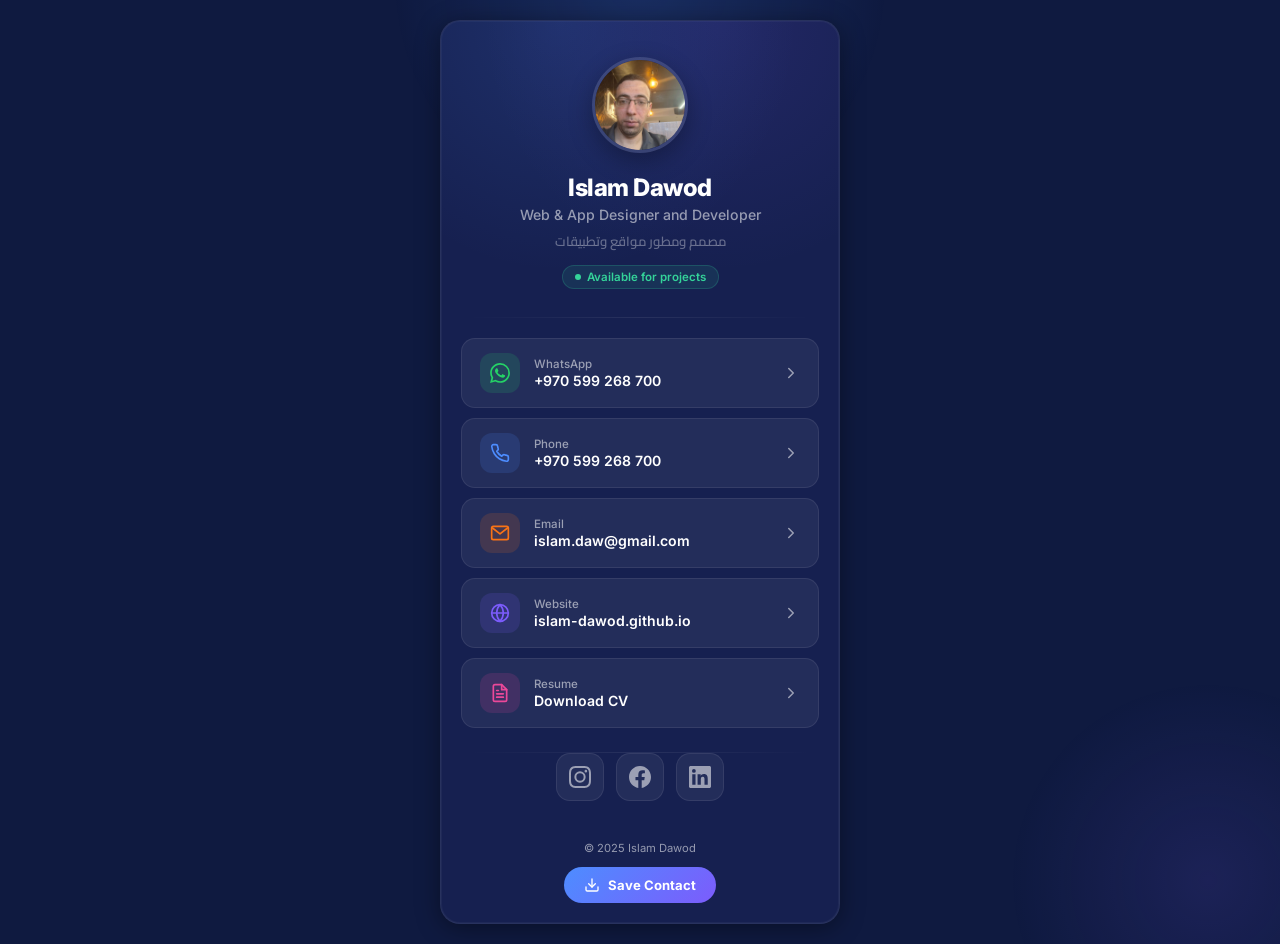
<file: card/index.html>
<!DOCTYPE html>
<html lang="en" dir="ltr">
<head>
  <meta charset="UTF-8" />
  <meta name="viewport" content="width=device-width, initial-scale=1.0, maximum-scale=1.0, user-scalable=no" />
  <title>Islam Dawod — Digital Business Card</title>
  <meta name="description" content="Digital business card for Islam Dawod — Web & App Designer and Developer" />
  <meta name="robots" content="noindex, nofollow" />
  <meta name="theme-color" content="#0f1a40" />
  <meta property="og:type" content="profile" />
  <meta property="og:title" content="Islam Dawod — Digital Business Card" />
  <meta property="og:description" content="Web & App Designer and Developer. Let's connect!" />
  <meta property="og:url" content="https://islam-dawod.github.io/card/" />
  <link rel="icon" type="image/svg+xml" href="../favicon.svg" />
  <link rel="preconnect" href="https://fonts.googleapis.com" />
  <link rel="preconnect" href="https://fonts.gstatic.com" crossorigin />
  <link href="https://fonts.googleapis.com/css2?family=Inter:wght@400;500;600;700;800&family=Cairo:wght@400;600;700;800&display=swap" rel="stylesheet" />
  <style>
    :root {
      --bg: #0f1a40;
      --bg-card: #162050;
      --surface: rgba(255,255,255,.06);
      --border: rgba(255,255,255,.08);
      --text: #ffffff;
      --text-dim: rgba(255,255,255,.55);
      --primary: #4d8dff;
      --accent: #7c5cfc;
      --grad: linear-gradient(135deg, #4d8dff, #7c5cfc);
      --grad-warm: linear-gradient(135deg, #f97316, #ec4899);
      --radius: 20px;
      --radius-sm: 14px;
      --sans: "Inter", "Cairo", system-ui, sans-serif;
    }

    * { box-sizing: border-box; margin: 0; padding: 0; }
    html { -webkit-text-size-adjust: 100%; }

    body {
      font-family: var(--sans);
      background: var(--bg);
      color: var(--text);
      min-height: 100dvh;
      display: flex;
      flex-direction: column;
      align-items: center;
      justify-content: center;
      padding: 20px 16px;
      overflow-x: hidden;
      -webkit-font-smoothing: antialiased;
    }

    /* Ambient glow */
    body::before {
      content: "";
      position: fixed;
      top: -30%;
      left: 50%;
      transform: translateX(-50%);
      width: 500px;
      height: 500px;
      background: radial-gradient(circle, rgba(77,141,255,.18) 0%, transparent 70%);
      pointer-events: none;
      z-index: 0;
    }
    body::after {
      content: "";
      position: fixed;
      bottom: -20%;
      right: -10%;
      width: 400px;
      height: 400px;
      background: radial-gradient(circle, rgba(124,92,252,.12) 0%, transparent 70%);
      pointer-events: none;
      z-index: 0;
    }

    /* Card */
    .card {
      position: relative;
      z-index: 1;
      width: 100%;
      max-width: 400px;
      background: var(--bg-card);
      border: 1px solid var(--border);
      border-radius: var(--radius);
      overflow: hidden;
      box-shadow:
        0 4px 24px rgba(0,0,0,.4),
        0 0 0 1px rgba(255,255,255,.04) inset;
    }

    /* Header */
    .card-head {
      position: relative;
      padding: 36px 28px 28px;
      text-align: center;
      background:
        radial-gradient(ellipse at 30% 0%, rgba(77,141,255,.15) 0%, transparent 60%),
        radial-gradient(ellipse at 70% 0%, rgba(124,92,252,.12) 0%, transparent 60%);
    }

    .avatar {
      width: 96px;
      height: 96px;
      border-radius: 50%;
      object-fit: cover;
      border: 3px solid rgba(255,255,255,.12);
      box-shadow: 0 8px 24px rgba(0,0,0,.3);
      margin-bottom: 16px;
    }

    .name {
      font-size: 1.5rem;
      font-weight: 800;
      letter-spacing: -.02em;
      margin-bottom: 4px;
    }

    .role {
      font-size: .88rem;
      font-weight: 500;
      color: var(--text-dim);
      margin-bottom: 6px;
    }

    .role-ar {
      font-family: "Cairo", sans-serif;
      font-size: .82rem;
      font-weight: 600;
      color: rgba(255,255,255,.35);
    }

    /* Status */
    .status {
      display: inline-flex;
      align-items: center;
      gap: 6px;
      font-size: .72rem;
      font-weight: 600;
      color: #34d399;
      background: rgba(52,211,153,.1);
      border: 1px solid rgba(52,211,153,.2);
      padding: 4px 12px;
      border-radius: 999px;
      margin-top: 12px;
    }
    .status .dot {
      width: 6px; height: 6px;
      border-radius: 50%;
      background: #34d399;
      animation: pulse 2s ease-out infinite;
    }
    @keyframes pulse {
      0% { box-shadow: 0 0 0 0 rgba(52,211,153,.5); }
      70% { box-shadow: 0 0 0 8px rgba(52,211,153,0); }
      100% { box-shadow: 0 0 0 0 rgba(52,211,153,0); }
    }

    /* Divider */
    .divider {
      height: 1px;
      background: linear-gradient(90deg, transparent, var(--border), transparent);
      margin: 0 28px;
    }

    /* Links */
    .links {
      padding: 20px 20px 24px;
      display: flex;
      flex-direction: column;
      gap: 10px;
    }

    .link-btn {
      display: flex;
      align-items: center;
      gap: 14px;
      padding: 14px 18px;
      background: var(--surface);
      border: 1px solid var(--border);
      border-radius: var(--radius-sm);
      text-decoration: none;
      color: var(--text);
      font-size: .92rem;
      font-weight: 600;
      transition: background .2s, border-color .2s, transform .15s;
      -webkit-tap-highlight-color: transparent;
    }
    .link-btn:hover {
      background: rgba(255,255,255,.1);
      border-color: rgba(255,255,255,.15);
    }
    .link-btn:active {
      transform: scale(.98);
    }

    .link-icon {
      width: 40px;
      height: 40px;
      border-radius: 12px;
      display: grid;
      place-items: center;
      flex-shrink: 0;
    }
    .link-icon svg { width: 20px; height: 20px; }

    .link-icon.wa { background: rgba(37,211,102,.15); color: #25d366; }
    .link-icon.phone { background: rgba(77,141,255,.15); color: #4d8dff; }
    .link-icon.email { background: rgba(249,115,22,.15); color: #f97316; }
    .link-icon.web { background: rgba(124,92,252,.15); color: #7c5cfc; }
    .link-icon.cv { background: rgba(236,72,153,.15); color: #ec4899; }

    .link-text { flex: 1; min-width: 0; }
    .link-label { display: block; font-size: .72rem; font-weight: 500; color: var(--text-dim); margin-bottom: 1px; }
    .link-value { display: block; font-size: .88rem; font-weight: 600; white-space: nowrap; overflow: hidden; text-overflow: ellipsis; }

    .link-arrow {
      width: 18px; height: 18px;
      color: var(--text-dim);
      flex-shrink: 0;
    }

    /* Social row */
    .social-row {
      display: flex;
      justify-content: center;
      gap: 12px;
      padding: 0 20px 24px;
    }

    .social-btn {
      width: 48px;
      height: 48px;
      border-radius: 14px;
      background: var(--surface);
      border: 1px solid var(--border);
      display: grid;
      place-items: center;
      color: var(--text-dim);
      text-decoration: none;
      transition: background .2s, color .2s, transform .15s;
      -webkit-tap-highlight-color: transparent;
    }
    .social-btn:hover { background: rgba(255,255,255,.1); color: var(--text); }
    .social-btn:active { transform: scale(.92); }
    .social-btn svg { width: 22px; height: 22px; }

    /* Footer */
    .card-footer {
      text-align: center;
      padding: 16px 20px 20px;
      font-size: .7rem;
      color: var(--text-dim);
    }

    /* vCard download */
    .vcard-btn {
      display: inline-flex;
      align-items: center;
      gap: 8px;
      margin-top: 12px;
      padding: 10px 20px;
      background: var(--grad);
      color: #fff;
      font-size: .82rem;
      font-weight: 700;
      border: none;
      border-radius: 999px;
      cursor: pointer;
      text-decoration: none;
      transition: transform .2s, box-shadow .2s;
      -webkit-tap-highlight-color: transparent;
    }
    .vcard-btn:hover { transform: translateY(-1px); box-shadow: 0 8px 20px rgba(77,141,255,.35); }
    .vcard-btn:active { transform: scale(.97); }
    .vcard-btn svg { width: 16px; height: 16px; }

    /* Print */
    @media print {
      body { background: #fff; padding: 0; }
      body::before, body::after { display: none; }
      .card { box-shadow: none; border: 1px solid #ddd; max-width: 100%; }
      .link-btn { border-color: #eee; }
    }
  </style>
</head>
<body>

  <div class="card">
    <!-- Header -->
    <div class="card-head">
      <img class="avatar" src="../assets/me/portrait.jpg" alt="Islam Dawod"
           onerror="this.style.display='none'" />
      <h1 class="name">Islam Dawod</h1>
      <p class="role">Web & App Designer and Developer</p>
      <p class="role-ar">مصمم ومطور مواقع وتطبيقات</p>
      <span class="status"><span class="dot"></span> Available for projects</span>
    </div>

    <div class="divider"></div>

    <!-- Contact Links -->
    <div class="links">
      <!-- WhatsApp -->
      <a class="link-btn" href="https://wa.me/970599268700" target="_blank" rel="noopener">
        <div class="link-icon wa">
          <svg viewBox="0 0 24 24" fill="currentColor"><path d="M17.472 14.382c-.297-.149-1.758-.867-2.03-.967-.273-.099-.471-.148-.67.15-.197.297-.767.966-.94 1.164-.173.199-.347.223-.644.075-.297-.15-1.255-.463-2.39-1.475-.883-.788-1.48-1.761-1.653-2.059-.173-.297-.018-.458.13-.606.134-.133.298-.347.446-.52.149-.174.198-.298.298-.497.099-.198.05-.371-.025-.52-.075-.149-.669-1.612-.916-2.207-.242-.579-.487-.5-.669-.51-.173-.008-.371-.01-.57-.01-.198 0-.52.074-.792.372-.272.297-1.04 1.016-1.04 2.479 0 1.462 1.065 2.875 1.213 3.074.149.198 2.096 3.2 5.077 4.487.709.306 1.263.489 1.694.625.712.227 1.36.195 1.871.118.571-.085 1.758-.719 2.006-1.413.248-.694.248-1.289.173-1.413-.074-.124-.272-.198-.57-.347m-5.421 7.403h-.004a9.87 9.87 0 01-5.031-1.378l-.361-.214-3.741.982.998-3.648-.235-.374a9.86 9.86 0 01-1.51-5.26c.001-5.45 4.436-9.884 9.888-9.884 2.64 0 5.122 1.03 6.988 2.898a9.825 9.825 0 012.893 6.994c-.003 5.45-4.437 9.884-9.885 9.884m8.413-18.297A11.815 11.815 0 0012.05 0C5.495 0 .16 5.335.157 11.892c0 2.096.547 4.142 1.588 5.945L.057 24l6.305-1.654a11.882 11.882 0 005.683 1.448h.005c6.554 0 11.89-5.335 11.893-11.893a11.821 11.821 0 00-3.48-8.413Z"/></svg>
        </div>
        <div class="link-text">
          <span class="link-label">WhatsApp</span>
          <span class="link-value">+970 599 268 700</span>
        </div>
        <svg class="link-arrow" viewBox="0 0 24 24" fill="none" stroke="currentColor" stroke-width="2" stroke-linecap="round" stroke-linejoin="round"><path d="m9 18 6-6-6-6"/></svg>
      </a>

      <!-- Phone -->
      <a class="link-btn" href="tel:+970599268700">
        <div class="link-icon phone">
          <svg viewBox="0 0 24 24" fill="none" stroke="currentColor" stroke-width="2" stroke-linecap="round" stroke-linejoin="round"><path d="M22 16.92v3a2 2 0 0 1-2.18 2 19.79 19.79 0 0 1-8.63-3.07 19.5 19.5 0 0 1-6-6 19.79 19.79 0 0 1-3.07-8.67A2 2 0 0 1 4.11 2h3a2 2 0 0 1 2 1.72c.127.96.361 1.903.7 2.81a2 2 0 0 1-.45 2.11L8.09 9.91a16 16 0 0 0 6 6l1.27-1.27a2 2 0 0 1 2.11-.45c.907.339 1.85.573 2.81.7A2 2 0 0 1 22 16.92z"/></svg>
        </div>
        <div class="link-text">
          <span class="link-label">Phone</span>
          <span class="link-value">+970 599 268 700</span>
        </div>
        <svg class="link-arrow" viewBox="0 0 24 24" fill="none" stroke="currentColor" stroke-width="2" stroke-linecap="round" stroke-linejoin="round"><path d="m9 18 6-6-6-6"/></svg>
      </a>

      <!-- Email -->
      <a class="link-btn" href="mailto:islam.daw@gmail.com">
        <div class="link-icon email">
          <svg viewBox="0 0 24 24" fill="none" stroke="currentColor" stroke-width="2" stroke-linecap="round" stroke-linejoin="round"><rect x="2" y="4" width="20" height="16" rx="2"/><path d="m3 6 9 7 9-7"/></svg>
        </div>
        <div class="link-text">
          <span class="link-label">Email</span>
          <span class="link-value">islam.daw@gmail.com</span>
        </div>
        <svg class="link-arrow" viewBox="0 0 24 24" fill="none" stroke="currentColor" stroke-width="2" stroke-linecap="round" stroke-linejoin="round"><path d="m9 18 6-6-6-6"/></svg>
      </a>

      <!-- Website -->
      <a class="link-btn" href="https://islam-dawod.github.io/" target="_blank" rel="noopener">
        <div class="link-icon web">
          <svg viewBox="0 0 24 24" fill="none" stroke="currentColor" stroke-width="2" stroke-linecap="round" stroke-linejoin="round"><circle cx="12" cy="12" r="10"/><path d="M2 12h20"/><path d="M12 2a15.3 15.3 0 0 1 4 10 15.3 15.3 0 0 1-4 10 15.3 15.3 0 0 1-4-10 15.3 15.3 0 0 1 4-10z"/></svg>
        </div>
        <div class="link-text">
          <span class="link-label">Website</span>
          <span class="link-value">islam-dawod.github.io</span>
        </div>
        <svg class="link-arrow" viewBox="0 0 24 24" fill="none" stroke="currentColor" stroke-width="2" stroke-linecap="round" stroke-linejoin="round"><path d="m9 18 6-6-6-6"/></svg>
      </a>

      <!-- CV -->
      <a class="link-btn" href="../cv.html" target="_blank" rel="noopener">
        <div class="link-icon cv">
          <svg viewBox="0 0 24 24" fill="none" stroke="currentColor" stroke-width="2" stroke-linecap="round" stroke-linejoin="round"><path d="M14 2H6a2 2 0 0 0-2 2v16a2 2 0 0 0 2 2h12a2 2 0 0 0 2-2V8z"/><polyline points="14 2 14 8 20 8"/><line x1="16" y1="13" x2="8" y2="13"/><line x1="16" y1="17" x2="8" y2="17"/><polyline points="10 9 9 9 8 9"/></svg>
        </div>
        <div class="link-text">
          <span class="link-label">Resume</span>
          <span class="link-value">Download CV</span>
        </div>
        <svg class="link-arrow" viewBox="0 0 24 24" fill="none" stroke="currentColor" stroke-width="2" stroke-linecap="round" stroke-linejoin="round"><path d="m9 18 6-6-6-6"/></svg>
      </a>
    </div>

    <div class="divider"></div>

    <!-- Social Icons -->
    <div class="social-row">
      <!-- Instagram -->
      <a class="social-btn" href="https://www.instagram.com/islam.dawod92" target="_blank" rel="noopener" aria-label="Instagram">
        <svg viewBox="0 0 24 24" fill="currentColor"><path d="M12 2.163c3.204 0 3.584.012 4.85.07 3.252.148 4.771 1.691 4.919 4.919.058 1.265.069 1.645.069 4.849 0 3.205-.012 3.584-.069 4.849-.149 3.225-1.664 4.771-4.919 4.919-1.266.058-1.644.07-4.85.07-3.204 0-3.584-.012-4.849-.07-3.26-.149-4.771-1.699-4.919-4.92-.058-1.265-.07-1.644-.07-4.849 0-3.204.013-3.583.07-4.849.149-3.227 1.664-4.771 4.919-4.919 1.266-.057 1.645-.069 4.849-.069M12 0C8.741 0 8.333.014 7.053.072 2.695.272.273 2.69.073 7.052.014 8.333 0 8.741 0 12c0 3.259.014 3.668.072 4.948.2 4.358 2.618 6.78 6.98 6.98C8.333 23.986 8.741 24 12 24c3.259 0 3.668-.014 4.948-.072 4.354-.2 6.782-2.618 6.979-6.98.059-1.28.073-1.689.073-4.948 0-3.259-.014-3.667-.072-4.947-.196-4.354-2.617-6.78-6.979-6.98C15.668.014 15.259 0 12 0m0 5.838a6.162 6.162 0 100 12.324 6.162 6.162 0 000-12.324M12 16a4 4 0 110-8 4 4 0 010 8m6.406-11.845a1.44 1.44 0 100 2.881 1.44 1.44 0 000-2.881"/></svg>
      </a>
      <!-- Facebook -->
      <a class="social-btn" href="https://www.facebook.com/islam.daw.2025" target="_blank" rel="noopener" aria-label="Facebook">
        <svg viewBox="0 0 24 24" fill="currentColor"><path d="M24 12.073c0-6.627-5.373-12-12-12s-12 5.373-12 12c0 5.99 4.388 10.954 10.125 11.854v-8.385H7.078v-3.47h3.047V9.43c0-3.007 1.792-4.669 4.533-4.669 1.312 0 2.686.235 2.686.235v2.953H15.83c-1.491 0-1.956.925-1.956 1.874v2.25h3.328l-.532 3.47h-2.796v8.385C19.612 23.027 24 18.062 24 12.073"/></svg>
      </a>
      <!-- LinkedIn -->
      <a class="social-btn" href="https://www.linkedin.com/in/islam-dawod/" target="_blank" rel="noopener" aria-label="LinkedIn">
        <svg viewBox="0 0 24 24" fill="currentColor"><path d="M20.447 20.452h-3.554v-5.569c0-1.328-.027-3.037-1.852-3.037-1.853 0-2.136 1.445-2.136 2.939v5.667H9.351V9h3.414v1.561h.046c.477-.9 1.637-1.85 3.37-1.85 3.601 0 4.267 2.37 4.267 5.455v6.286zM5.337 7.433a2.062 2.062 0 01-2.063-2.065 2.064 2.064 0 112.063 2.065zm1.782 13.019H3.555V9h3.564v11.452zM22.225 0H1.771C.792 0 0 .774 0 1.729v20.542C0 23.227.792 24 1.771 24h20.451C23.2 24 24 23.227 24 22.271V1.729C24 .774 23.2 0 22.222 0z"/></svg>
      </a>
    </div>

    <!-- Footer -->
    <div class="card-footer">
      <p>© 2025 Islam Dawod</p>
      <!-- vCard Download -->
      <a class="vcard-btn" href="data:text/vcard;charset=utf-8,BEGIN%3AVCARD%0AVERSION%3A3.0%0AN%3ADawod%3BIslam%3B%3B%3B%0AFN%3AIslam%0ADawod%0AORG%3A%0ATITLE%3AWeb%20%26%0AApp%20Designer%20and%20Developer%0ATEL%3BTYPE%3DCELL%3A%2B970599268700%0AEMAIL%3Aislam.daw%40gmail.com%0AURL%3Ahttps%3A%2F%2Fislam-dawod.github.io%2F%0AEND%3AVCARD" download="Islam_Dawod.vcf">
        <svg viewBox="0 0 24 24" fill="none" stroke="currentColor" stroke-width="2" stroke-linecap="round" stroke-linejoin="round"><path d="M21 15v4a2 2 0 0 1-2 2H5a2 2 0 0 1-2-2v-4"/><polyline points="7 10 12 15 17 10"/><line x1="12" y1="15" x2="12" y2="3"/></svg>
        Save Contact
      </a>
    </div>
  </div>

</body>
</html>
</file>
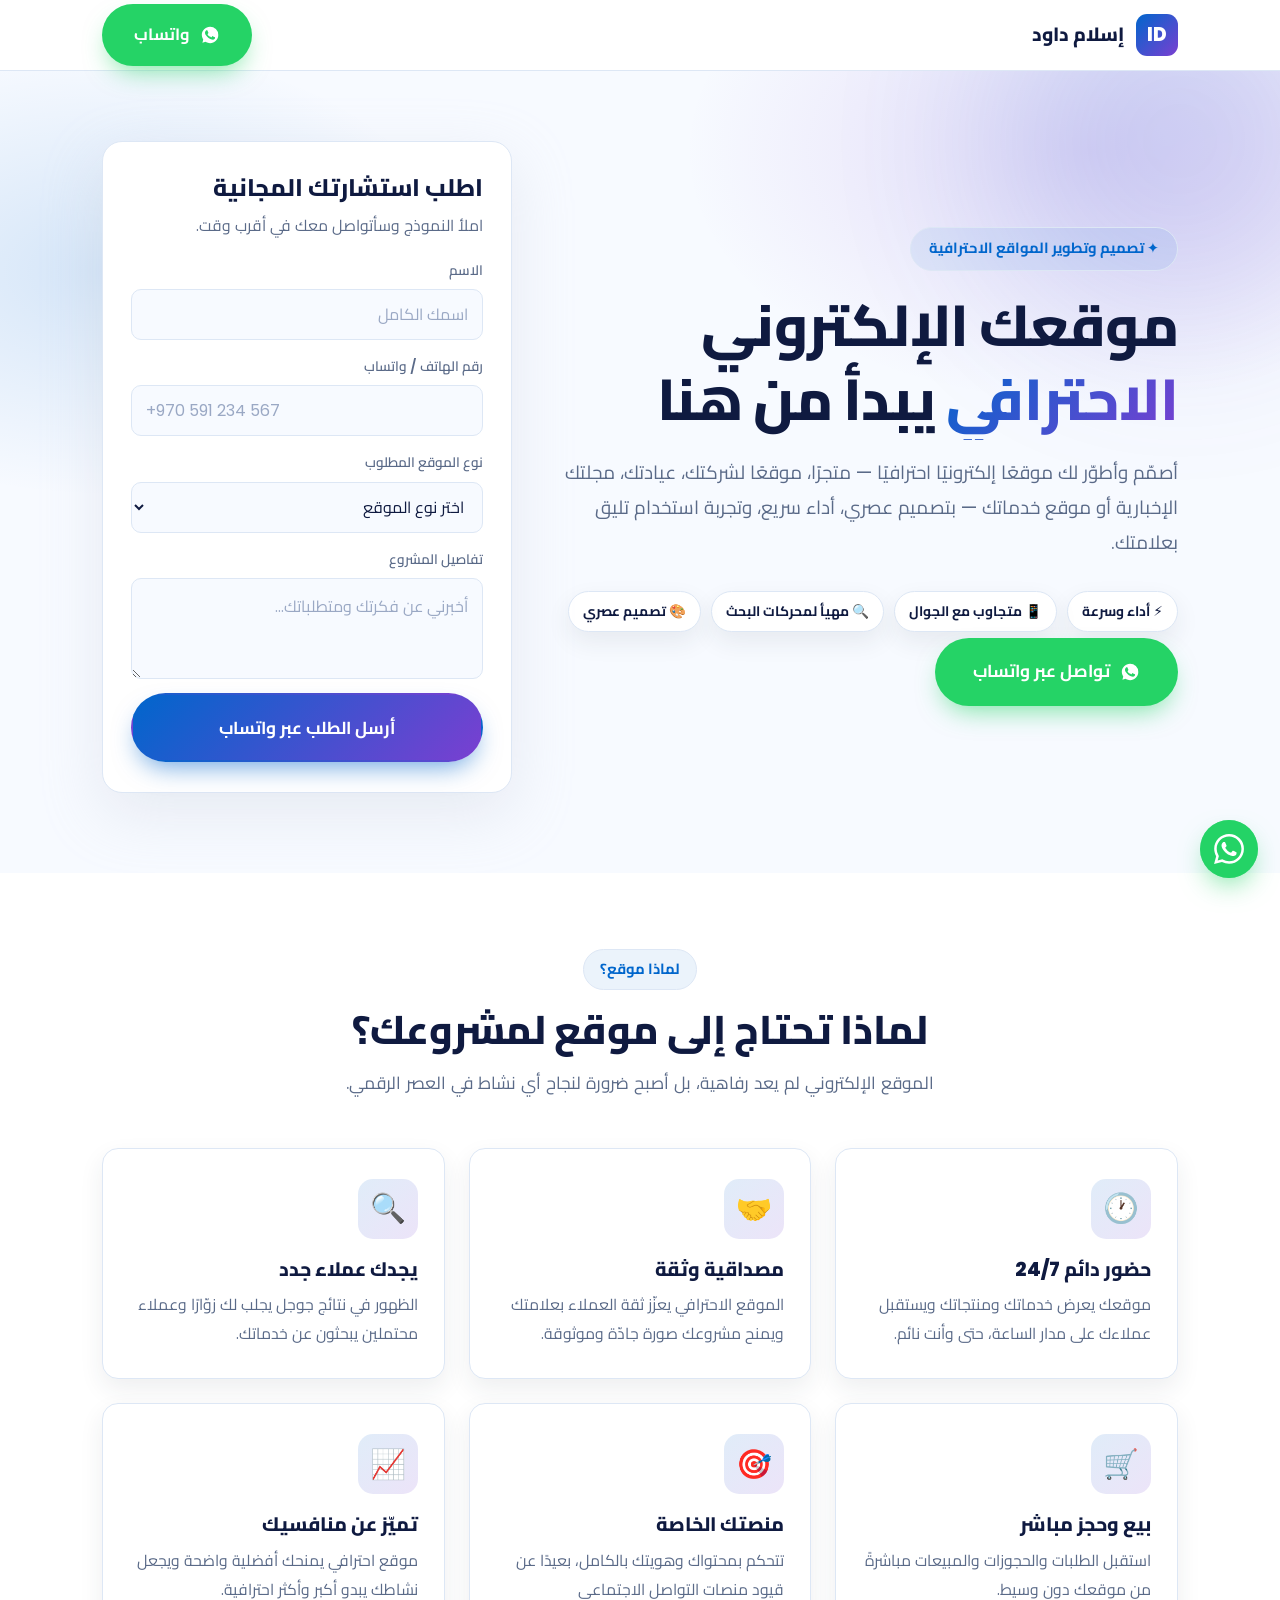
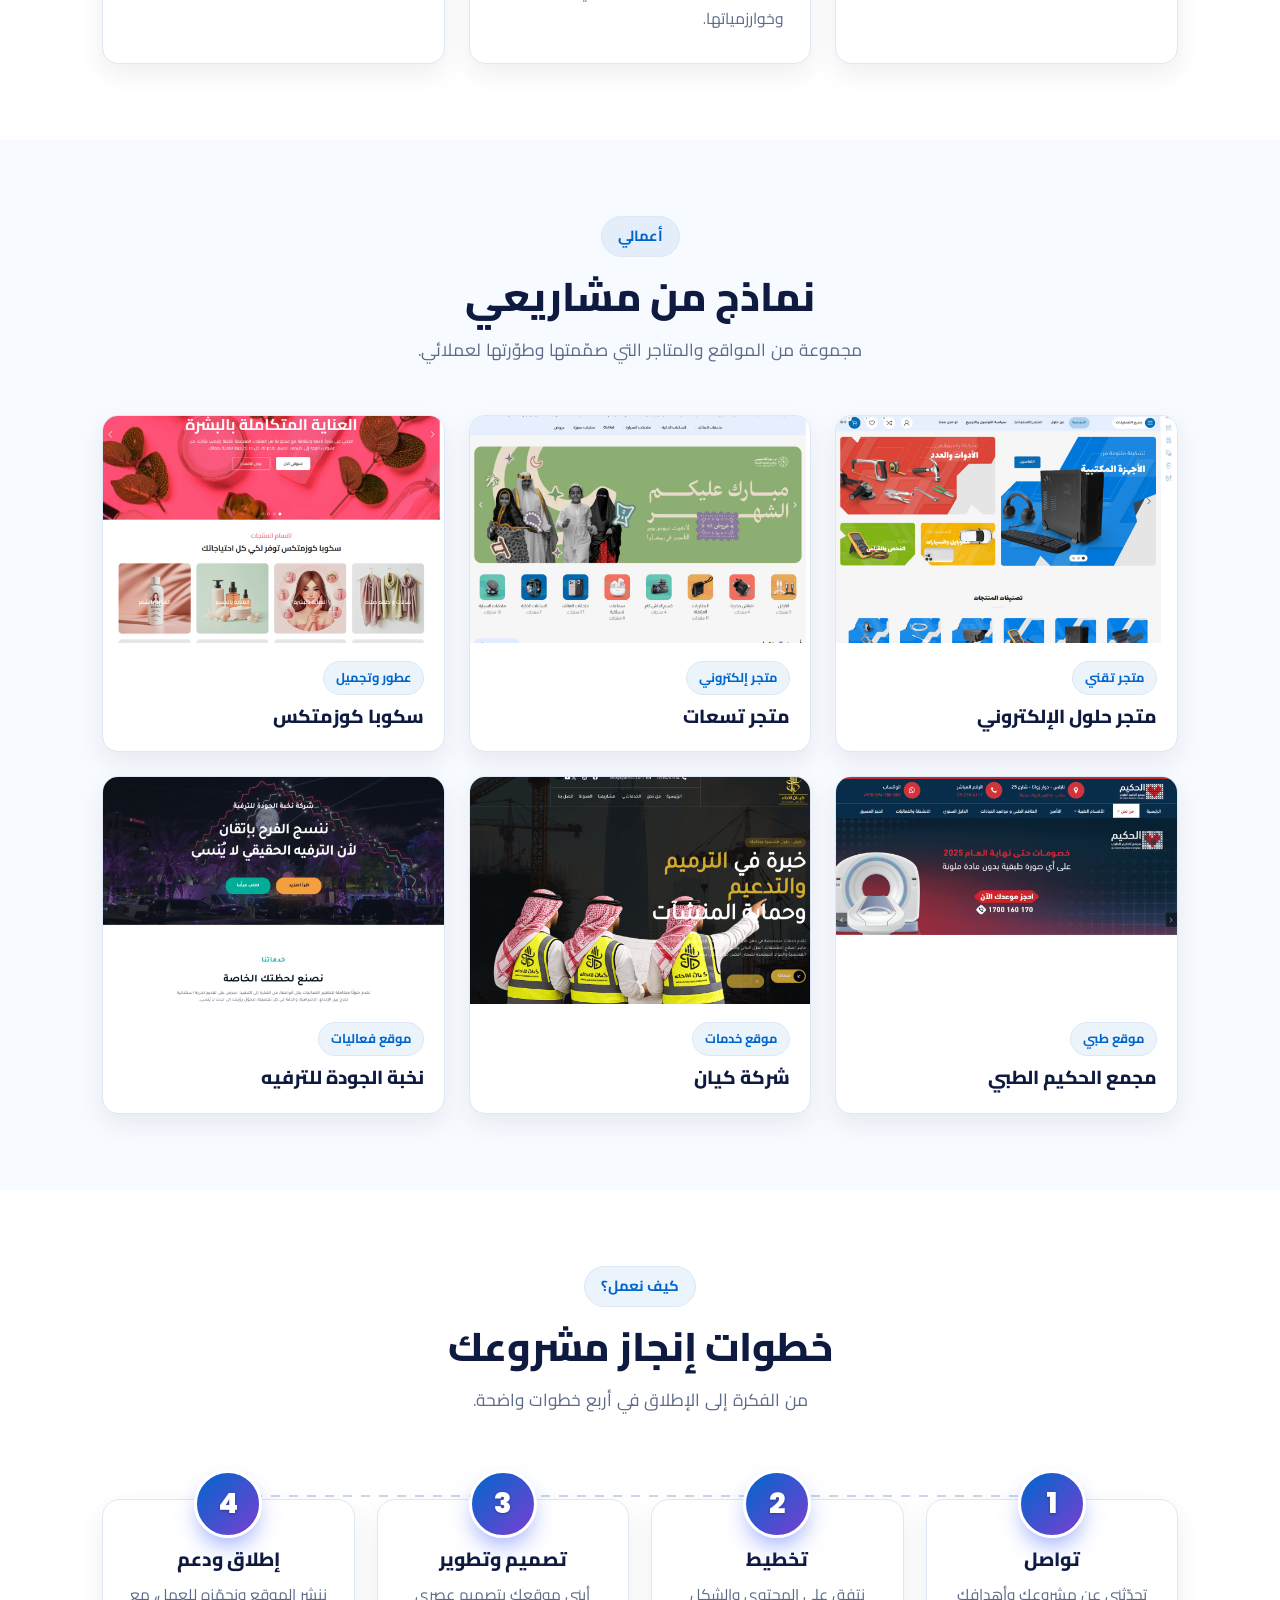
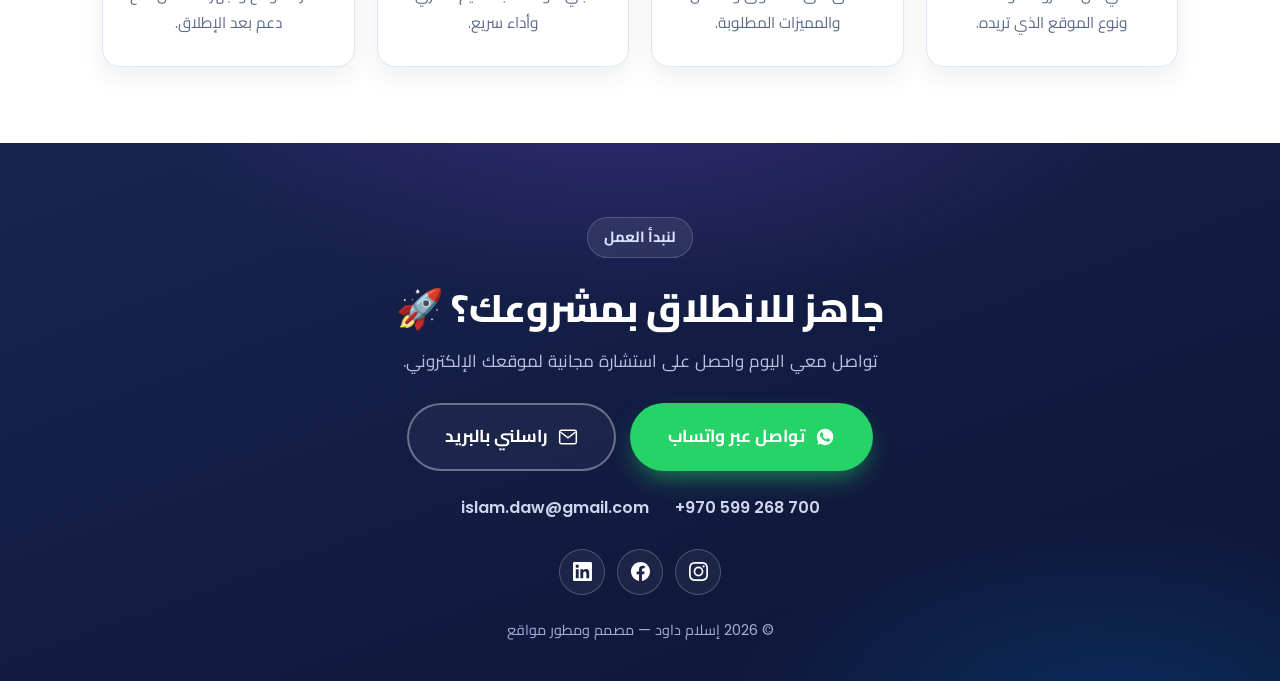
<file: lp/index.html>
<!DOCTYPE html>
<html lang="ar" dir="rtl">
<head>
  <meta charset="UTF-8" />
  <meta name="viewport" content="width=device-width, initial-scale=1.0" />
  <title>صمّم موقعك الاحترافي مع إسلام داود | تصميم وتطوير المواقع</title>
  <meta name="description" content="خدمة تصميم وتطوير المواقع الإلكترونية الاحترافية: متاجر، مواقع شركات، عيادات، مجلات إخبارية ومواقع خدمات. اطلب استشارتك المجانية الآن." />
  <meta name="robots" content="index, follow" />

  <link rel="canonical" href="https://islam-dawod.github.io/lp/" />
  <meta name="theme-color" content="#0066cc" />
  <meta property="og:type" content="website" />
  <meta property="og:title" content="صمّم موقعك الاحترافي مع إسلام داود" />
  <meta property="og:description" content="تصميم وتطوير المواقع الإلكترونية باحترافية — اطلب استشارتك المجانية." />
  <meta property="og:url" content="https://islam-dawod.github.io/lp/" />
  <meta property="og:image" content="https://islam-dawod.github.io/assets/me/portrait.jpg" />
  <meta property="og:locale" content="ar_AR" />
  <meta name="twitter:card" content="summary_large_image" />

  <link rel="preconnect" href="https://fonts.googleapis.com" />
  <link rel="preconnect" href="https://fonts.gstatic.com" crossorigin />
  <link href="https://fonts.googleapis.com/css2?family=Cairo:wght@400;500;600;700;800&family=Poppins:wght@400;500;600;700;800&family=Tajawal:wght@400;500;700&display=swap" rel="stylesheet" />
  <link rel="stylesheet" href="style.css?v=8" />
  <link rel="icon" type="image/svg+xml" href="../favicon.svg?v=1" />
  <link rel="icon" type="image/png" sizes="32x32" href="../favicon-32x32.png?v=1" />
  <link rel="icon" type="image/png" sizes="16x16" href="../favicon-16x16.png?v=1" />
  <link rel="shortcut icon" href="../favicon.ico?v=1" />
  <link rel="apple-touch-icon" sizes="180x180" href="../apple-touch-icon.png?v=1" />
</head>
<body>

  <!-- Top bar -->
  <header class="topbar">
    <div class="container topbar-inner">
      <a href="#top" class="brand"><span class="brand-mark">ID</span> إسلام داود</a>
      <a class="btn btn-wa" href="https://wa.me/970599268700" target="_blank" rel="noopener">
        <svg viewBox="0 0 24 24" fill="currentColor" aria-hidden="true"><path d="M17.472 14.382c-.297-.149-1.758-.867-2.03-.967-.273-.099-.471-.148-.67.15-.197.297-.767.966-.94 1.164-.173.199-.347.223-.644.075-.297-.15-1.255-.463-2.39-1.475-.883-.788-1.48-1.761-1.653-2.059-.173-.297-.018-.458.13-.606.134-.133.298-.347.446-.52.149-.174.198-.298.298-.497.099-.198.05-.371-.025-.52-.075-.149-.669-1.612-.916-2.207-.242-.579-.487-.5-.669-.51-.173-.008-.371-.01-.57-.01-.198 0-.52.074-.792.372-.272.297-1.04 1.016-1.04 2.479 0 1.462 1.065 2.875 1.213 3.074.149.198 2.096 3.2 5.077 4.487.709.306 1.263.489 1.694.625.712.227 1.36.195 1.871.118.571-.085 1.758-.719 2.006-1.413.248-.694.248-1.289.173-1.413-.074-.124-.272-.198-.57-.347M12.05 21.785h-.004a9.87 9.87 0 01-5.031-1.378l-.361-.214-3.741.982.998-3.648-.235-.374a9.86 9.86 0 01-1.51-5.26c.001-5.45 4.436-9.884 9.888-9.884 2.64 0 5.122 1.03 6.988 2.898a9.825 9.825 0 012.893 6.994c-.003 5.45-4.437 9.884-9.885 9.884"/></svg>
        واتساب
      </a>
    </div>
  </header>

  <!-- Hero: heading (right) + contact form (left) -->
  <section class="hero" id="top">
    <div class="hero-bg" aria-hidden="true"></div>
    <div class="container hero-inner">
      <div class="hero-copy">
        <span class="eyebrow">✦ تصميم وتطوير المواقع الاحترافية</span>
        <h1>موقعك الإلكتروني <span class="grad">الاحترافي</span> يبدأ من هنا</h1>
        <p class="hero-sub">
          أصمّم وأطوّر لك موقعًا إلكترونيًا احترافيًا — متجرًا، موقعًا لشركتك، عيادتك،
          مجلتك الإخبارية أو موقع خدماتك — بتصميم عصري، أداء سريع، وتجربة استخدام تليق بعلامتك.
        </p>
        <div class="hero-badges">
          <span>⚡ أداء وسرعة</span>
          <span>📱 متجاوب مع الجوال</span>
          <span>🔍 مهيأ لمحركات البحث</span>
          <span>🎨 تصميم عصري</span>
        </div>
        <a class="btn btn-wa btn-lg" href="https://wa.me/970599268700" target="_blank" rel="noopener">
          <svg viewBox="0 0 24 24" fill="currentColor" aria-hidden="true"><path d="M17.472 14.382c-.297-.149-1.758-.867-2.03-.967-.273-.099-.471-.148-.67.15-.197.297-.767.966-.94 1.164-.173.199-.347.223-.644.075-.297-.15-1.255-.463-2.39-1.475-.883-.788-1.48-1.761-1.653-2.059-.173-.297-.018-.458.13-.606.134-.133.298-.347.446-.52.149-.174.198-.298.298-.497.099-.198.05-.371-.025-.52-.075-.149-.669-1.612-.916-2.207-.242-.579-.487-.5-.669-.51-.173-.008-.371-.01-.57-.01-.198 0-.52.074-.792.372-.272.297-1.04 1.016-1.04 2.479 0 1.462 1.065 2.875 1.213 3.074.149.198 2.096 3.2 5.077 4.487.709.306 1.263.489 1.694.625.712.227 1.36.195 1.871.118.571-.085 1.758-.719 2.006-1.413.248-.694.248-1.289.173-1.413-.074-.124-.272-.198-.57-.347M12.05 21.785h-.004a9.87 9.87 0 01-5.031-1.378l-.361-.214-3.741.982.998-3.648-.235-.374a9.86 9.86 0 01-1.51-5.26c.001-5.45 4.436-9.884 9.888-9.884 2.64 0 5.122 1.03 6.988 2.898a9.825 9.825 0 012.893 6.994c-.003 5.45-4.437 9.884-9.885 9.884"/></svg>
          تواصل عبر واتساب
        </a>
      </div>

      <form class="hero-form" id="leadForm" novalidate>
        <h3>اطلب استشارتك المجانية</h3>
        <p class="hf-sub">املأ النموذج وسأتواصل معك في أقرب وقت.</p>
        <div class="field">
          <label for="lf-name">الاسم</label>
          <input id="lf-name" type="text" placeholder="اسمك الكامل" required />
        </div>
        <div class="field">
          <label for="lf-phone">رقم الهاتف / واتساب</label>
          <input id="lf-phone" type="tel" dir="ltr" placeholder="+970 591 234 567" required />
        </div>
        <div class="field">
          <label for="lf-type">نوع الموقع المطلوب</label>
          <select id="lf-type">
            <option value="">اختر نوع الموقع</option>
            <option>متجر إلكتروني</option>
            <option>موقع شركة / تجاري</option>
            <option>موقع طبي / عيادة</option>
            <option>مجلة / موقع إخباري</option>
            <option>موقع شخصي / بورتفوليو</option>
            <option>موقع خدمات / حجوزات</option>
            <option>تطبيق جوال (أندرويد / iOS)</option>
            <option>نوع آخر</option>
          </select>
        </div>
        <div class="field">
          <label for="lf-message">تفاصيل المشروع</label>
          <textarea id="lf-message" rows="3" placeholder="أخبرني عن فكرتك ومتطلباتك..."></textarea>
        </div>
        <button type="submit" class="btn btn-primary btn-lg btn-block">أرسل الطلب عبر واتساب</button>
        <p class="form-note" id="lfNote" hidden></p>
      </form>
    </div>
  </section>

  <!-- Why you need a website -->
  <section class="section">
    <div class="container">
      <div class="head reveal">
        <span class="kicker">لماذا موقع؟</span>
        <h2>لماذا تحتاج إلى موقع لمشروعك؟</h2>
        <p>الموقع الإلكتروني لم يعد رفاهية، بل أصبح ضرورة لنجاح أي نشاط في العصر الرقمي.</p>
      </div>
      <div class="grid">
        <article class="type-card reveal">
          <div class="type-ic">🕐</div>
          <h3>حضور دائم 24/7</h3>
          <p>موقعك يعرض خدماتك ومنتجاتك ويستقبل عملاءك على مدار الساعة، حتى وأنت نائم.</p>
        </article>
        <article class="type-card reveal">
          <div class="type-ic">🤝</div>
          <h3>مصداقية وثقة</h3>
          <p>الموقع الاحترافي يعزّز ثقة العملاء بعلامتك ويمنح مشروعك صورة جادّة وموثوقة.</p>
        </article>
        <article class="type-card reveal">
          <div class="type-ic">🔍</div>
          <h3>يجدك عملاء جدد</h3>
          <p>الظهور في نتائج جوجل يجلب لك زوّارًا وعملاء محتملين يبحثون عن خدماتك.</p>
        </article>
        <article class="type-card reveal">
          <div class="type-ic">🛒</div>
          <h3>بيع وحجز مباشر</h3>
          <p>استقبل الطلبات والحجوزات والمبيعات مباشرةً من موقعك دون وسيط.</p>
        </article>
        <article class="type-card reveal">
          <div class="type-ic">🎯</div>
          <h3>منصتك الخاصة</h3>
          <p>تتحكم بمحتواك وهويتك بالكامل، بعيدًا عن قيود منصات التواصل الاجتماعي وخوارزمياتها.</p>
        </article>
        <article class="type-card reveal">
          <div class="type-ic">📈</div>
          <h3>تميّز عن منافسيك</h3>
          <p>موقع احترافي يمنحك أفضلية واضحة ويجعل نشاطك يبدو أكبر وأكثر احترافية.</p>
        </article>
      </div>
    </div>
  </section>

  <!-- Portfolio: نماذج من أعمالي -->
  <section class="section section-alt">
    <div class="container">
      <div class="head reveal">
        <span class="kicker">أعمالي</span>
        <h2>نماذج من مشاريعي</h2>
        <p>مجموعة من المواقع والمتاجر التي صمّمتها وطوّرتها لعملائي.</p>
      </div>
      <div class="works">
        <a class="work reveal" href="https://hlool.ps/" target="_blank" rel="noopener">
          <div class="work-thumb"><img src="../assets/portfolio/hlool.jpg" alt="متجر حلول الإلكتروني" loading="lazy" /></div>
          <div class="work-body"><span class="work-tag">متجر تقني</span><h3>متجر حلول الإلكتروني</h3></div>
        </a>
        <a class="work reveal" href="https://www.tesaat.com/" target="_blank" rel="noopener">
          <div class="work-thumb"><img src="../assets/portfolio/tesaat.jpg" alt="متجر تسعات" loading="lazy" /></div>
          <div class="work-body"><span class="work-tag">متجر إلكتروني</span><h3>متجر تسعات</h3></div>
        </a>
        <a class="work reveal" href="https://www.scuba-cosmatics.com/" target="_blank" rel="noopener">
          <div class="work-thumb"><img src="../assets/portfolio/scuba.jpg" alt="سكوبا كوزمتكس" loading="lazy" /></div>
          <div class="work-body"><span class="work-tag">عطور وتجميل</span><h3>سكوبا كوزمتكس</h3></div>
        </a>
        <a class="work reveal" href="https://alhakim.ps/" target="_blank" rel="noopener">
          <div class="work-thumb"><img src="../assets/portfolio/alhakim.jpg" alt="مجمع الحكيم الطبي" loading="lazy" /></div>
          <div class="work-body"><span class="work-tag">موقع طبي</span><h3>مجمع الحكيم الطبي</h3></div>
        </a>
        <a class="work reveal" href="https://kyanksa.com/" target="_blank" rel="noopener">
          <div class="work-thumb"><img src="../assets/portfolio/kyan.jpg" alt="شركة كيان" loading="lazy" /></div>
          <div class="work-body"><span class="work-tag">موقع خدمات</span><h3>شركة كيان</h3></div>
        </a>
        <a class="work reveal" href="https://www.qe.sa/" target="_blank" rel="noopener">
          <div class="work-thumb"><img src="../assets/portfolio/qe.jpg" alt="نخبة الجودة للترفيه" loading="lazy" /></div>
          <div class="work-body"><span class="work-tag">موقع فعاليات</span><h3>نخبة الجودة للترفيه</h3></div>
        </a>
      </div>
    </div>
  </section>

  <!-- Steps: خطوات إنجاز المشروع -->
  <section class="section">
    <div class="container">
      <div class="head reveal">
        <span class="kicker">كيف نعمل؟</span>
        <h2>خطوات إنجاز مشروعك</h2>
        <p>من الفكرة إلى الإطلاق في أربع خطوات واضحة.</p>
      </div>
      <div class="steps">
        <div class="step reveal"><h3>تواصل</h3><p>تحدّثني عن مشروعك وأهدافك ونوع الموقع الذي تريده.</p></div>
        <div class="step reveal"><h3>تخطيط</h3><p>نتفق على المحتوى والشكل والمميزات المطلوبة.</p></div>
        <div class="step reveal"><h3>تصميم وتطوير</h3><p>أبني موقعك بتصميم عصري وأداء سريع.</p></div>
        <div class="step reveal"><h3>إطلاق ودعم</h3><p>ننشر الموقع ونجهّزه للعمل، مع دعم بعد الإطلاق.</p></div>
      </div>
    </div>
  </section>

  <!-- Footer (dark, like the main site) -->
  <footer class="lp-footer" id="contact">
    <div class="container lp-footer-inner">
      <span class="kicker">لنبدأ العمل</span>
      <h2>جاهز للانطلاق بمشروعك؟ 🚀</h2>
      <p class="lp-foot-lead">تواصل معي اليوم واحصل على استشارة مجانية لموقعك الإلكتروني.</p>

      <div class="lp-foot-actions">
        <a class="btn btn-wa btn-lg" href="https://wa.me/970599268700" target="_blank" rel="noopener">
          <svg viewBox="0 0 24 24" fill="currentColor" aria-hidden="true"><path d="M17.472 14.382c-.297-.149-1.758-.867-2.03-.967-.273-.099-.471-.148-.67.15-.197.297-.767.966-.94 1.164-.173.199-.347.223-.644.075-.297-.15-1.255-.463-2.39-1.475-.883-.788-1.48-1.761-1.653-2.059-.173-.297-.018-.458.13-.606.134-.133.298-.347.446-.52.149-.174.198-.298.298-.497.099-.198.05-.371-.025-.52-.075-.149-.669-1.612-.916-2.207-.242-.579-.487-.5-.669-.51-.173-.008-.371-.01-.57-.01-.198 0-.52.074-.792.372-.272.297-1.04 1.016-1.04 2.479 0 1.462 1.065 2.875 1.213 3.074.149.198 2.096 3.2 5.077 4.487.709.306 1.263.489 1.694.625.712.227 1.36.195 1.871.118.571-.085 1.758-.719 2.006-1.413.248-.694.248-1.289.173-1.413-.074-.124-.272-.198-.57-.347M12.05 21.785h-.004a9.87 9.87 0 01-5.031-1.378l-.361-.214-3.741.982.998-3.648-.235-.374a9.86 9.86 0 01-1.51-5.26c.001-5.45 4.436-9.884 9.888-9.884 2.64 0 5.122 1.03 6.988 2.898a9.825 9.825 0 012.893 6.994c-.003 5.45-4.437 9.884-9.885 9.884"/></svg>
          تواصل عبر واتساب
        </a>
        <a class="btn btn-ghost btn-lg" href="mailto:islam.daw@gmail.com">
          <svg viewBox="0 0 24 24" fill="none" stroke="currentColor" stroke-width="1.8" aria-hidden="true"><rect x="2" y="4" width="20" height="16" rx="2"/><path d="m3 6 9 7 9-7"/></svg>
          راسلني بالبريد
        </a>
      </div>

      <div class="lp-contact-details">
        <a class="cd-item" href="https://wa.me/970599268700" target="_blank" rel="noopener"><span dir="ltr">+970 599 268 700</span></a>
        <a class="cd-item" href="mailto:islam.daw@gmail.com"><span dir="ltr">islam.daw@gmail.com</span></a>
      </div>

      <ul class="social" aria-label="حسابات التواصل الاجتماعي">
        <li><a href="https://www.instagram.com/islam.dawod92" aria-label="إنستغرام" target="_blank" rel="noopener">
          <svg viewBox="0 0 24 24" fill="currentColor"><path d="M12 2.163c3.204 0 3.584.012 4.85.07 3.252.148 4.771 1.691 4.919 4.919.058 1.265.069 1.645.069 4.849 0 3.205-.012 3.584-.069 4.849-.149 3.225-1.664 4.771-4.919 4.919-1.266.058-1.644.07-4.85.07-3.204 0-3.584-.012-4.849-.07-3.26-.149-4.771-1.699-4.919-4.92-.058-1.265-.07-1.644-.07-4.849 0-3.204.013-3.583.07-4.849.149-3.227 1.664-4.771 4.919-4.919 1.266-.057 1.645-.069 4.849-.069M12 0C8.741 0 8.333.014 7.053.072 2.695.272.273 2.69.073 7.052.014 8.333 0 8.741 0 12c0 3.259.014 3.668.072 4.948.2 4.358 2.618 6.78 6.98 6.98C8.333 23.986 8.741 24 12 24c3.259 0 3.668-.014 4.948-.072 4.354-.2 6.782-2.618 6.979-6.98.059-1.28.073-1.689.073-4.948 0-3.259-.014-3.667-.072-4.947-.196-4.354-2.617-6.78-6.979-6.98C15.668.014 15.259 0 12 0m0 5.838a6.162 6.162 0 100 12.324 6.162 6.162 0 000-12.324M12 16a4 4 0 110-8 4 4 0 010 8m6.406-11.845a1.44 1.44 0 100 2.881 1.44 1.44 0 000-2.881"/></svg>
        </a></li>
        <li><a href="https://www.facebook.com/islam.daw.2025" aria-label="فيسبوك" target="_blank" rel="noopener">
          <svg viewBox="0 0 24 24" fill="currentColor"><path d="M24 12.073c0-6.627-5.373-12-12-12s-12 5.373-12 12c0 5.99 4.388 10.954 10.125 11.854v-8.385H7.078v-3.47h3.047V9.43c0-3.007 1.792-4.669 4.533-4.669 1.312 0 2.686.235 2.686.235v2.953H15.83c-1.491 0-1.956.925-1.956 1.874v2.25h3.328l-.532 3.47h-2.796v8.385C19.612 23.027 24 18.062 24 12.073"/></svg>
        </a></li>
        <li><a href="https://www.linkedin.com/in/islam-dawod/" aria-label="لينكدإن" target="_blank" rel="noopener">
          <svg viewBox="0 0 24 24" fill="currentColor"><path d="M20.447 20.452h-3.554v-5.569c0-1.328-.027-3.037-1.852-3.037-1.853 0-2.136 1.445-2.136 2.939v5.667H9.351V9h3.414v1.561h.046c.477-.9 1.637-1.85 3.37-1.85 3.601 0 4.267 2.37 4.267 5.455v6.286zM5.337 7.433a2.062 2.062 0 01-2.063-2.065 2.064 2.064 0 112.063 2.065zm1.782 13.019H3.555V9h3.564v11.452zM22.225 0H1.771C.792 0 0 .774 0 1.729v20.542C0 23.227.792 24 1.771 24h20.451C23.2 24 24 23.227 24 22.271V1.729C24 .774 23.2 0 22.222 0z"/></svg>
        </a></li>
      </ul>

      <p class="lp-copy">© <span id="yr"></span> إسلام داود — مصمم ومطور مواقع</p>
    </div>
  </footer>

  <!-- Floating WhatsApp -->
  <a class="wa-fab" href="https://wa.me/970599268700" target="_blank" rel="noopener" aria-label="تواصل عبر واتساب">
    <svg viewBox="0 0 24 24" fill="currentColor" aria-hidden="true"><path d="M17.472 14.382c-.297-.149-1.758-.867-2.03-.967-.273-.099-.471-.148-.67.15-.197.297-.767.966-.94 1.164-.173.199-.347.223-.644.075-.297-.15-1.255-.463-2.39-1.475-.883-.788-1.48-1.761-1.653-2.059-.173-.297-.018-.458.13-.606.134-.133.298-.347.446-.52.149-.174.198-.298.298-.497.099-.198.05-.371-.025-.52-.075-.149-.669-1.612-.916-2.207-.242-.579-.487-.5-.669-.51-.173-.008-.371-.01-.57-.01-.198 0-.52.074-.792.372-.272.297-1.04 1.016-1.04 2.479 0 1.462 1.065 2.875 1.213 3.074.149.198 2.096 3.2 5.077 4.487.709.306 1.263.489 1.694.625.712.227 1.36.195 1.871.118.571-.085 1.758-.719 2.006-1.413.248-.694.248-1.289.173-1.413-.074-.124-.272-.198-.57-.347m-5.421 7.403h-.004a9.87 9.87 0 01-5.031-1.378l-.361-.214-3.741.982.998-3.648-.235-.374a9.86 9.86 0 01-1.51-5.26c.001-5.45 4.436-9.884 9.888-9.884 2.64 0 5.122 1.03 6.988 2.898a9.825 9.825 0 012.893 6.994c-.003 5.45-4.437 9.884-9.885 9.884m8.413-18.297A11.815 11.815 0 0012.05 0C5.495 0 .16 5.335.157 11.892c0 2.096.547 4.142 1.588 5.945L.057 24l6.305-1.654a11.882 11.882 0 005.683 1.448h.005c6.554 0 11.89-5.335 11.893-11.893a11.821 11.821 0 00-3.48-8.413Z"/></svg>
  </a>

  <script>
    var WA_NUMBER = '970599268700';
    var obs = new IntersectionObserver(function (entries) {
      entries.forEach(function (e) { if (e.isIntersecting) { e.target.classList.add('in'); obs.unobserve(e.target); } });
    }, { threshold: 0.12 });
    document.querySelectorAll('.reveal').forEach(function (el) { obs.observe(el); });

    document.getElementById('yr').textContent = new Date().getFullYear();

    var form = document.getElementById('leadForm');
    form.addEventListener('submit', function (e) {
      e.preventDefault();
      if (!form.checkValidity()) { form.reportValidity(); return; }
      var name = document.getElementById('lf-name').value.trim();
      var phone = document.getElementById('lf-phone').value.trim();
      var type = document.getElementById('lf-type').value;
      var msg = document.getElementById('lf-message').value.trim();
      var text = 'مرحبًا إسلام، أرغب في طلب موقع 👋\n' +
        'الاسم: ' + name + '\n' + 'الهاتف: ' + phone + '\n' +
        'نوع الموقع: ' + (type || 'غير محدد') + '\n' + (msg ? 'التفاصيل: ' + msg : '');
      window.open('https://wa.me/' + WA_NUMBER + '?text=' + encodeURIComponent(text), '_blank');
      var note = document.getElementById('lfNote');
      note.hidden = false;
      note.textContent = 'يتم فتح واتساب لإرسال طلبك… شكرًا لتواصلك!';
      form.reset();
    });

    // Arabic validation messages
    function lfMsg(el) {
      if (el.validity.valueMissing) return 'يرجى تعبئة هذا الحقل';
      if (el.validity.typeMismatch) return el.type === 'email' ? 'يرجى إدخال بريد إلكتروني صحيح' : 'يرجى التحقق من هذا الحقل';
      return 'يرجى التحقق من هذا الحقل';
    }
    form.querySelectorAll('input, textarea, select').forEach(function (el) {
      el.addEventListener('invalid', function () { el.setCustomValidity(lfMsg(el)); });
      el.addEventListener('input', function () { el.setCustomValidity(''); });
      el.addEventListener('change', function () { el.setCustomValidity(''); });
    });
  </script>
</body>
</html>
</file>
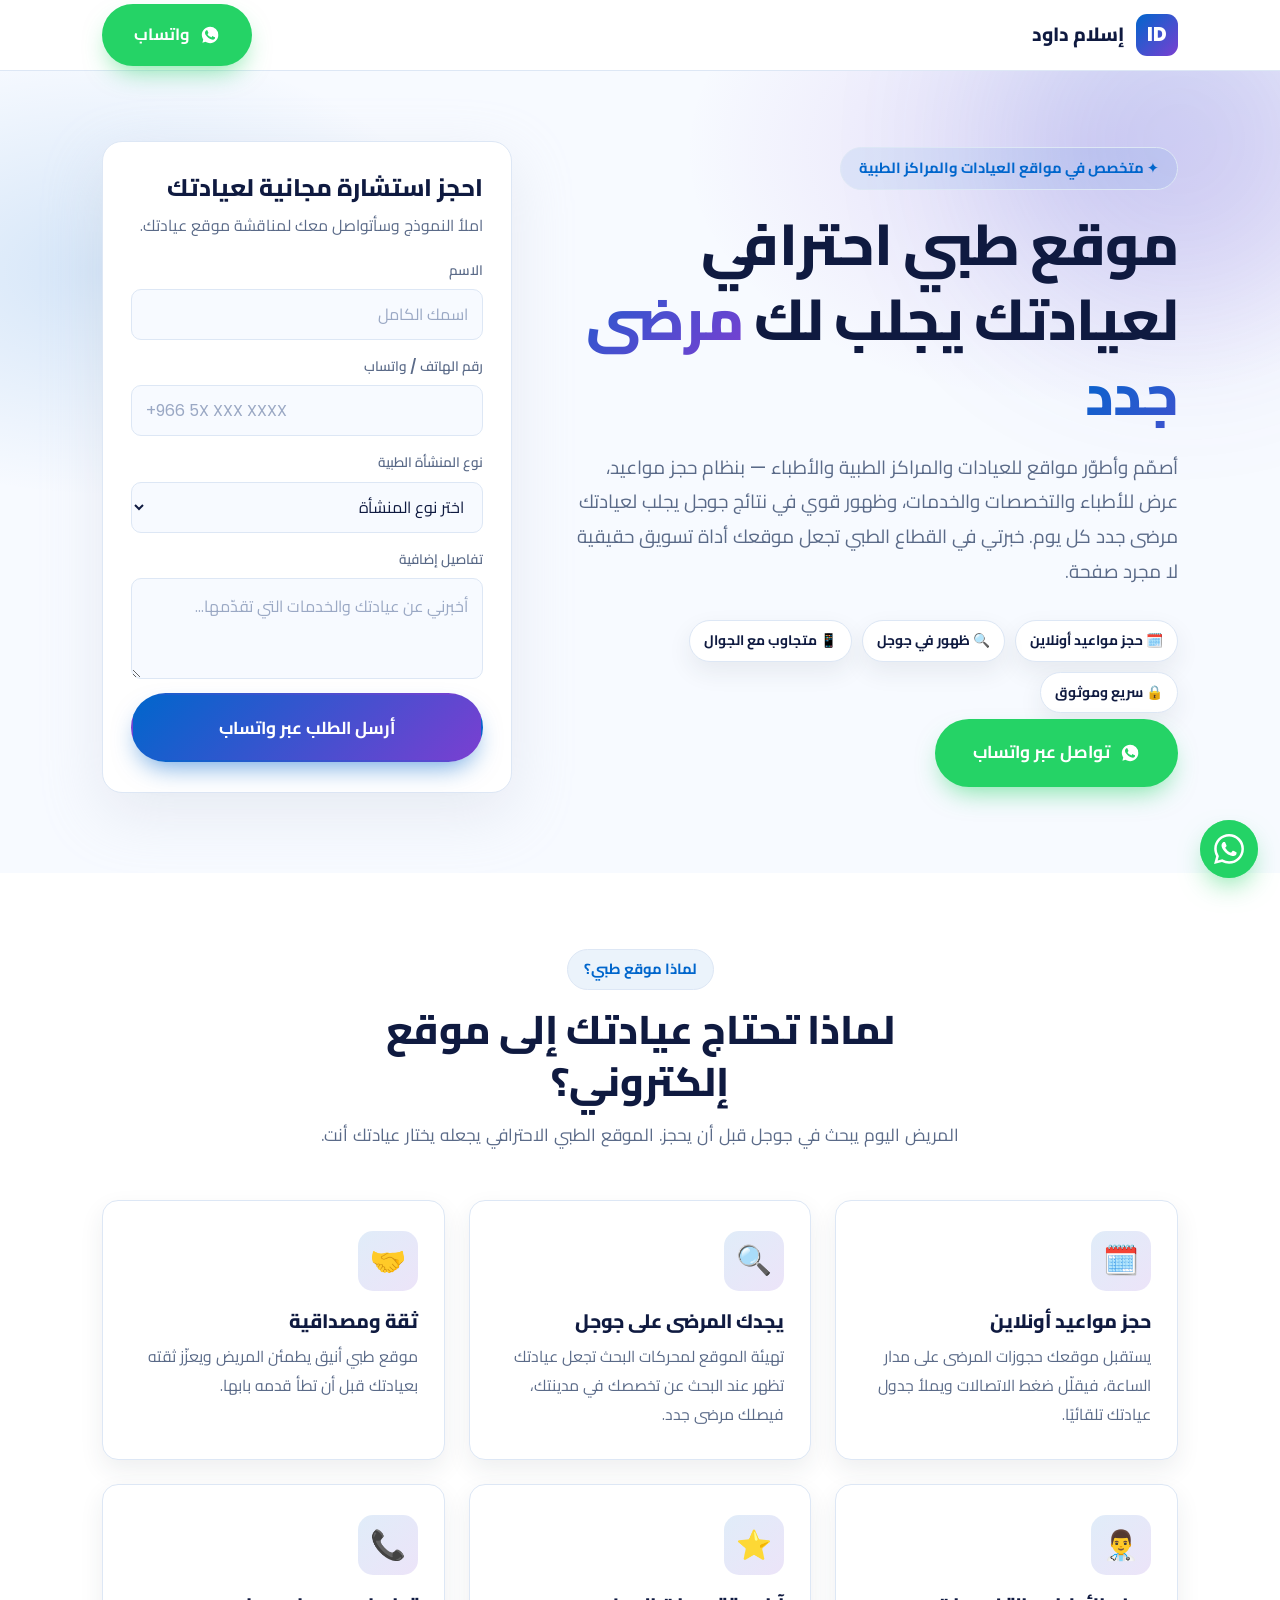
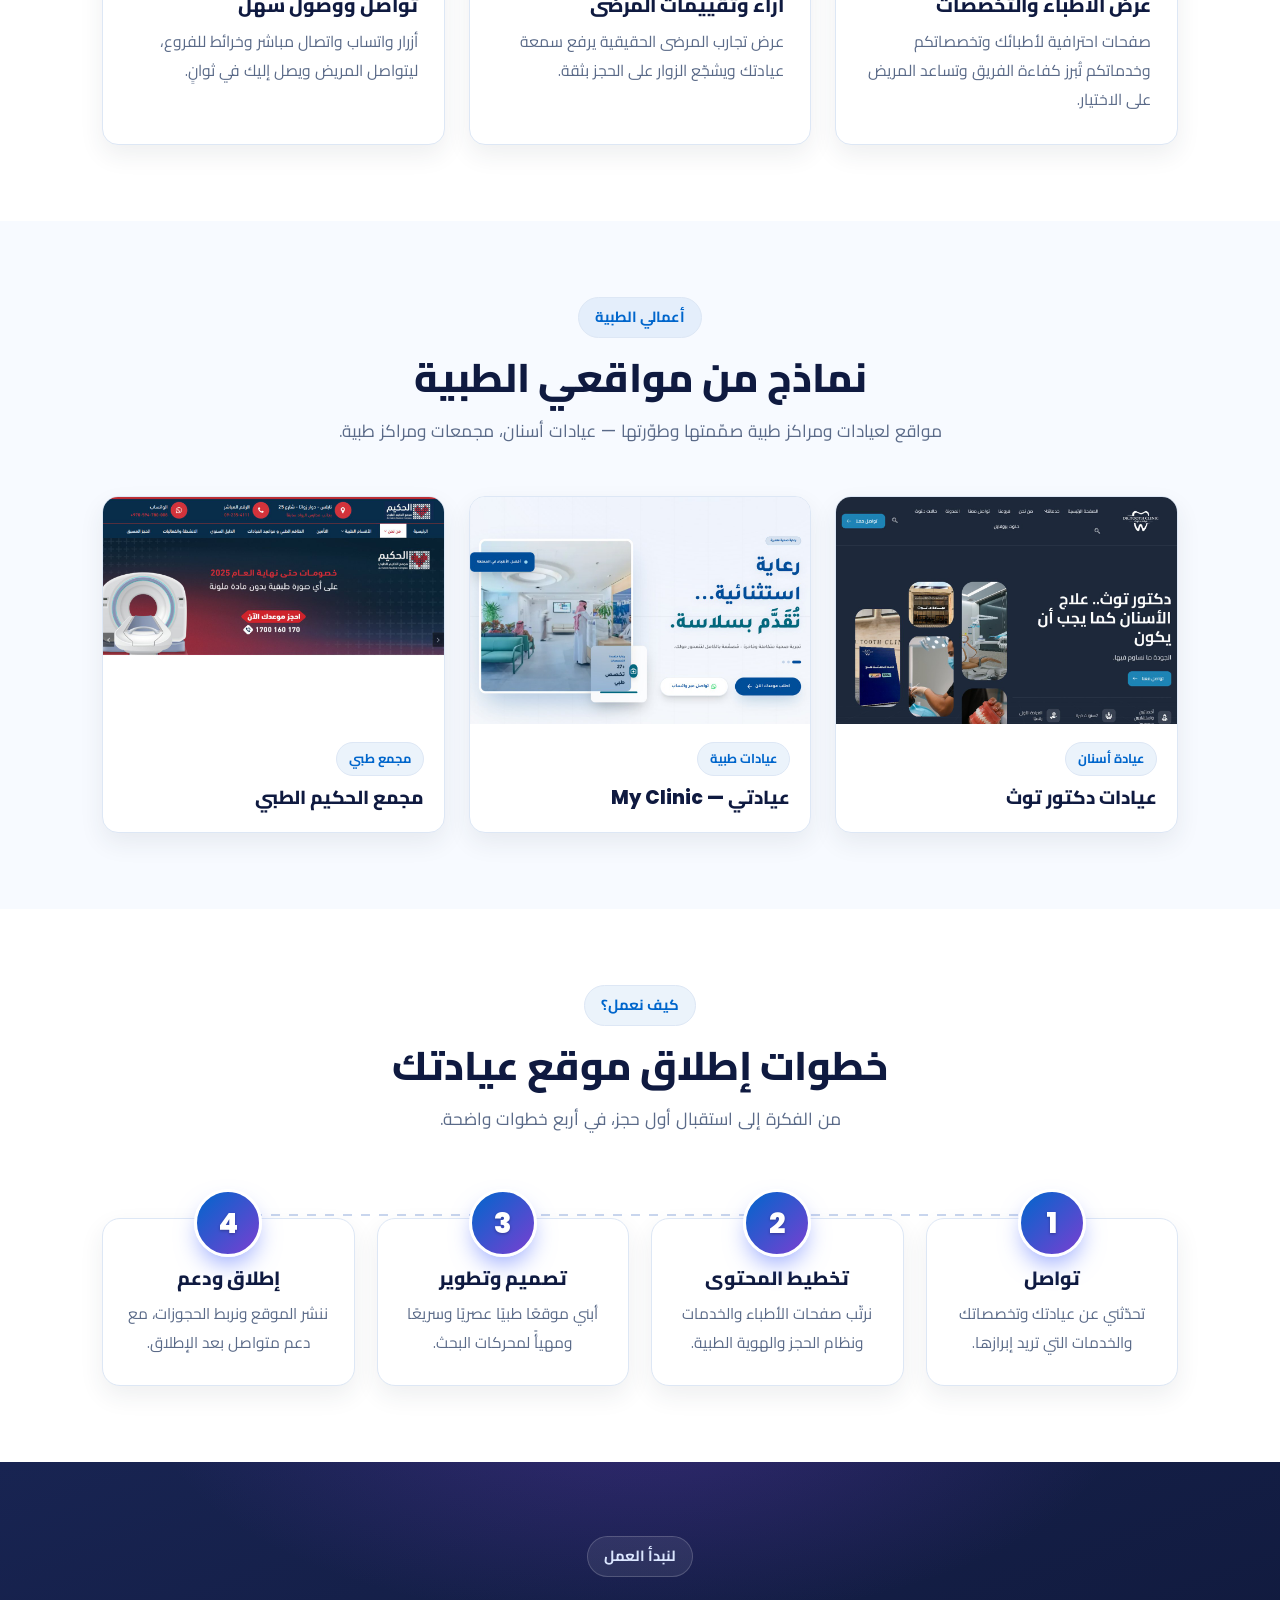
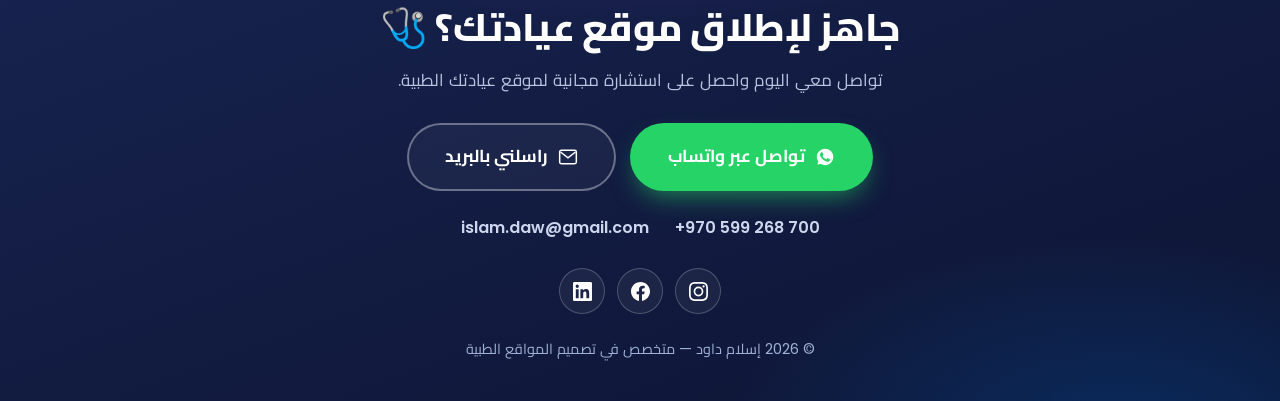
<file: medical/index.html>
<!DOCTYPE html>
<html lang="ar" dir="rtl">
<head>
  <meta charset="UTF-8" />
  <meta name="viewport" content="width=device-width, initial-scale=1.0" />
  <title>تصميم مواقع العيادات والمراكز الطبية | إسلام داود — متخصص مواقع طبية</title>
  <meta name="description" content="متخصص في تصميم وتطوير مواقع العيادات والمراكز الطبية: نظام حجز مواعيد، عرض الأطباء والتخصصات، وظهور قوي في جوجل يجلب لعيادتك مرضى جدد. اطلب استشارتك المجانية." />
  <meta name="robots" content="index, follow" />

  <link rel="canonical" href="https://islam-dawod.github.io/medical/" />
  <meta name="theme-color" content="#0066cc" />
  <meta property="og:type" content="website" />
  <meta property="og:title" content="تصميم مواقع العيادات والمراكز الطبية | إسلام داود" />
  <meta property="og:description" content="مواقع طبية احترافية بنظام حجز مواعيد وظهور في جوجل يجلب لعيادتك مرضى جدد." />
  <meta property="og:url" content="https://islam-dawod.github.io/medical/" />
  <meta property="og:image" content="https://islam-dawod.github.io/assets/portfolio/myclinic.jpg" />
  <meta property="og:locale" content="ar_AR" />
  <meta name="twitter:card" content="summary_large_image" />

  <link rel="preconnect" href="https://fonts.googleapis.com" />
  <link rel="preconnect" href="https://fonts.gstatic.com" crossorigin />
  <link href="https://fonts.googleapis.com/css2?family=Cairo:wght@400;500;600;700;800&family=Poppins:wght@400;500;600;700;800&family=Tajawal:wght@400;500;700&display=swap" rel="stylesheet" />
  <link rel="stylesheet" href="../lp/style.css?v=8" />
  <link rel="icon" type="image/svg+xml" href="../favicon.svg?v=1" />
  <link rel="icon" type="image/png" sizes="32x32" href="../favicon-32x32.png?v=1" />
  <link rel="icon" type="image/png" sizes="16x16" href="../favicon-16x16.png?v=1" />
  <link rel="shortcut icon" href="../favicon.ico?v=1" />
  <link rel="apple-touch-icon" sizes="180x180" href="../apple-touch-icon.png?v=1" />
</head>
<body>

  <!-- Top bar -->
  <header class="topbar">
    <div class="container topbar-inner">
      <a href="#top" class="brand"><span class="brand-mark">ID</span> إسلام داود</a>
      <a class="btn btn-wa" href="https://wa.me/970599268700" target="_blank" rel="noopener">
        <svg viewBox="0 0 24 24" fill="currentColor" aria-hidden="true"><path d="M17.472 14.382c-.297-.149-1.758-.867-2.03-.967-.273-.099-.471-.148-.67.15-.197.297-.767.966-.94 1.164-.173.199-.347.223-.644.075-.297-.15-1.255-.463-2.39-1.475-.883-.788-1.48-1.761-1.653-2.059-.173-.297-.018-.458.13-.606.134-.133.298-.347.446-.52.149-.174.198-.298.298-.497.099-.198.05-.371-.025-.52-.075-.149-.669-1.612-.916-2.207-.242-.579-.487-.5-.669-.51-.173-.008-.371-.01-.57-.01-.198 0-.52.074-.792.372-.272.297-1.04 1.016-1.04 2.479 0 1.462 1.065 2.875 1.213 3.074.149.198 2.096 3.2 5.077 4.487.709.306 1.263.489 1.694.625.712.227 1.36.195 1.871.118.571-.085 1.758-.719 2.006-1.413.248-.694.248-1.289.173-1.413-.074-.124-.272-.198-.57-.347M12.05 21.785h-.004a9.87 9.87 0 01-5.031-1.378l-.361-.214-3.741.982.998-3.648-.235-.374a9.86 9.86 0 01-1.51-5.26c.001-5.45 4.436-9.884 9.888-9.884 2.64 0 5.122 1.03 6.988 2.898a9.825 9.825 0 012.893 6.994c-.003 5.45-4.437 9.884-9.885 9.884"/></svg>
        واتساب
      </a>
    </div>
  </header>

  <!-- Hero: heading (right) + contact form (left) -->
  <section class="hero" id="top">
    <div class="hero-bg" aria-hidden="true"></div>
    <div class="container hero-inner">
      <div class="hero-copy">
        <span class="eyebrow">✦ متخصص في مواقع العيادات والمراكز الطبية</span>
        <h1>موقع طبي احترافي لعيادتك يجلب لك <span class="grad">مرضى جدد</span></h1>
        <p class="hero-sub">
          أصمّم وأطوّر مواقع للعيادات والمراكز الطبية والأطباء — بنظام حجز مواعيد،
          عرض للأطباء والتخصصات والخدمات، وظهور قوي في نتائج جوجل يجلب لعيادتك مرضى
          جدد كل يوم. خبرتي في القطاع الطبي تجعل موقعك أداة تسويق حقيقية لا مجرد صفحة.
        </p>
        <div class="hero-badges">
          <span>🗓️ حجز مواعيد أونلاين</span>
          <span>🔍 ظهور في جوجل</span>
          <span>📱 متجاوب مع الجوال</span>
          <span>🔒 سريع وموثوق</span>
        </div>
        <a class="btn btn-wa btn-lg" href="https://wa.me/970599268700" target="_blank" rel="noopener">
          <svg viewBox="0 0 24 24" fill="currentColor" aria-hidden="true"><path d="M17.472 14.382c-.297-.149-1.758-.867-2.03-.967-.273-.099-.471-.148-.67.15-.197.297-.767.966-.94 1.164-.173.199-.347.223-.644.075-.297-.15-1.255-.463-2.39-1.475-.883-.788-1.48-1.761-1.653-2.059-.173-.297-.018-.458.13-.606.134-.133.298-.347.446-.52.149-.174.198-.298.298-.497.099-.198.05-.371-.025-.52-.075-.149-.669-1.612-.916-2.207-.242-.579-.487-.5-.669-.51-.173-.008-.371-.01-.57-.01-.198 0-.52.074-.792.372-.272.297-1.04 1.016-1.04 2.479 0 1.462 1.065 2.875 1.213 3.074.149.198 2.096 3.2 5.077 4.487.709.306 1.263.489 1.694.625.712.227 1.36.195 1.871.118.571-.085 1.758-.719 2.006-1.413.248-.694.248-1.289.173-1.413-.074-.124-.272-.198-.57-.347M12.05 21.785h-.004a9.87 9.87 0 01-5.031-1.378l-.361-.214-3.741.982.998-3.648-.235-.374a9.86 9.86 0 01-1.51-5.26c.001-5.45 4.436-9.884 9.888-9.884 2.64 0 5.122 1.03 6.988 2.898a9.825 9.825 0 012.893 6.994c-.003 5.45-4.437 9.884-9.885 9.884"/></svg>
          تواصل عبر واتساب
        </a>
      </div>

      <form class="hero-form" id="leadForm" novalidate>
        <h3>احجز استشارة مجانية لعيادتك</h3>
        <p class="hf-sub">املأ النموذج وسأتواصل معك لمناقشة موقع عيادتك.</p>
        <div class="field">
          <label for="lf-name">الاسم</label>
          <input id="lf-name" type="text" placeholder="اسمك الكامل" required />
        </div>
        <div class="field">
          <label for="lf-phone">رقم الهاتف / واتساب</label>
          <input id="lf-phone" type="tel" dir="ltr" placeholder="+966 5X XXX XXXX" required />
        </div>
        <div class="field">
          <label for="lf-type">نوع المنشأة الطبية</label>
          <select id="lf-type">
            <option value="">اختر نوع المنشأة</option>
            <option>عيادة أسنان</option>
            <option>مجمع طبي</option>
            <option>عيادة خاصة</option>
            <option>مركز تجميل وجلدية</option>
            <option>مختبر / مركز أشعة</option>
            <option>طبيب مستقل</option>
            <option>أخرى</option>
          </select>
        </div>
        <div class="field">
          <label for="lf-message">تفاصيل إضافية</label>
          <textarea id="lf-message" rows="3" placeholder="أخبرني عن عيادتك والخدمات التي تقدّمها..."></textarea>
        </div>
        <button type="submit" class="btn btn-primary btn-lg btn-block">أرسل الطلب عبر واتساب</button>
        <p class="form-note" id="lfNote" hidden></p>
      </form>
    </div>
  </section>

  <!-- Why a medical website -->
  <section class="section">
    <div class="container">
      <div class="head reveal">
        <span class="kicker">لماذا موقع طبي؟</span>
        <h2>لماذا تحتاج عيادتك إلى موقع إلكتروني؟</h2>
        <p>المريض اليوم يبحث في جوجل قبل أن يحجز. الموقع الطبي الاحترافي يجعله يختار عيادتك أنت.</p>
      </div>
      <div class="grid">
        <article class="type-card reveal">
          <div class="type-ic">🗓️</div>
          <h3>حجز مواعيد أونلاين</h3>
          <p>يستقبل موقعك حجوزات المرضى على مدار الساعة، فيقلّل ضغط الاتصالات ويملأ جدول عيادتك تلقائيًا.</p>
        </article>
        <article class="type-card reveal">
          <div class="type-ic">🔍</div>
          <h3>يجدك المرضى على جوجل</h3>
          <p>تهيئة الموقع لمحركات البحث تجعل عيادتك تظهر عند البحث عن تخصصك في مدينتك، فيصلك مرضى جدد.</p>
        </article>
        <article class="type-card reveal">
          <div class="type-ic">🤝</div>
          <h3>ثقة ومصداقية</h3>
          <p>موقع طبي أنيق يطمئن المريض ويعزّز ثقته بعيادتك قبل أن تطأ قدمه بابها.</p>
        </article>
        <article class="type-card reveal">
          <div class="type-ic">👨‍⚕️</div>
          <h3>عرض الأطباء والتخصصات</h3>
          <p>صفحات احترافية لأطبائك وتخصصاتكم وخدماتكم تُبرز كفاءة الفريق وتساعد المريض على الاختيار.</p>
        </article>
        <article class="type-card reveal">
          <div class="type-ic">⭐</div>
          <h3>آراء وتقييمات المرضى</h3>
          <p>عرض تجارب المرضى الحقيقية يرفع سمعة عيادتك ويشجّع الزوار على الحجز بثقة.</p>
        </article>
        <article class="type-card reveal">
          <div class="type-ic">📞</div>
          <h3>تواصل ووصول سهل</h3>
          <p>أزرار واتساب واتصال مباشر وخرائط للفروع، ليتواصل المريض ويصل إليك في ثوانٍ.</p>
        </article>
      </div>
    </div>
  </section>

  <!-- Portfolio: medical only -->
  <section class="section section-alt">
    <div class="container">
      <div class="head reveal">
        <span class="kicker">أعمالي الطبية</span>
        <h2>نماذج من مواقعي الطبية</h2>
        <p>مواقع لعيادات ومراكز طبية صمّمتها وطوّرتها — عيادات أسنان، مجمعات ومراكز طبية.</p>
      </div>
      <div class="works">
        <a class="work reveal" href="https://drtoothclinics.com/" target="_blank" rel="noopener">
          <div class="work-thumb"><img src="../assets/portfolio/drtooth.jpg" alt="موقع عيادات دكتور توث للأسنان" loading="lazy" /></div>
          <div class="work-body"><span class="work-tag">عيادة أسنان</span><h3>عيادات دكتور توث</h3></div>
        </a>
        <a class="work reveal" href="https://myclinic.com.sa/" target="_blank" rel="noopener">
          <div class="work-thumb"><img src="../assets/portfolio/myclinic.jpg" alt="موقع عيادتي My Clinic الطبي" loading="lazy" /></div>
          <div class="work-body"><span class="work-tag">عيادات طبية</span><h3>عيادتي — My Clinic</h3></div>
        </a>
        <a class="work reveal" href="https://alhakim.ps/" target="_blank" rel="noopener">
          <div class="work-thumb"><img src="../assets/portfolio/alhakim.jpg" alt="موقع مجمع الحكيم الطبي" loading="lazy" /></div>
          <div class="work-body"><span class="work-tag">مجمع طبي</span><h3>مجمع الحكيم الطبي</h3></div>
        </a>
      </div>
    </div>
  </section>

  <!-- Steps -->
  <section class="section">
    <div class="container">
      <div class="head reveal">
        <span class="kicker">كيف نعمل؟</span>
        <h2>خطوات إطلاق موقع عيادتك</h2>
        <p>من الفكرة إلى استقبال أول حجز، في أربع خطوات واضحة.</p>
      </div>
      <div class="steps">
        <div class="step reveal"><h3>تواصل</h3><p>تحدّثني عن عيادتك وتخصصاتك والخدمات التي تريد إبرازها.</p></div>
        <div class="step reveal"><h3>تخطيط المحتوى</h3><p>نرتّب صفحات الأطباء والخدمات ونظام الحجز والهوية الطبية.</p></div>
        <div class="step reveal"><h3>تصميم وتطوير</h3><p>أبني موقعًا طبيًا عصريًا وسريعًا ومهيأً لمحركات البحث.</p></div>
        <div class="step reveal"><h3>إطلاق ودعم</h3><p>ننشر الموقع ونربط الحجوزات، مع دعم متواصل بعد الإطلاق.</p></div>
      </div>
    </div>
  </section>

  <!-- Footer -->
  <footer class="lp-footer" id="contact">
    <div class="container lp-footer-inner">
      <span class="kicker">لنبدأ العمل</span>
      <h2>جاهز لإطلاق موقع عيادتك؟ 🩺</h2>
      <p class="lp-foot-lead">تواصل معي اليوم واحصل على استشارة مجانية لموقع عيادتك الطبية.</p>

      <div class="lp-foot-actions">
        <a class="btn btn-wa btn-lg" href="https://wa.me/970599268700" target="_blank" rel="noopener">
          <svg viewBox="0 0 24 24" fill="currentColor" aria-hidden="true"><path d="M17.472 14.382c-.297-.149-1.758-.867-2.03-.967-.273-.099-.471-.148-.67.15-.197.297-.767.966-.94 1.164-.173.199-.347.223-.644.075-.297-.15-1.255-.463-2.39-1.475-.883-.788-1.48-1.761-1.653-2.059-.173-.297-.018-.458.13-.606.134-.133.298-.347.446-.52.149-.174.198-.298.298-.497.099-.198.05-.371-.025-.52-.075-.149-.669-1.612-.916-2.207-.242-.579-.487-.5-.669-.51-.173-.008-.371-.01-.57-.01-.198 0-.52.074-.792.372-.272.297-1.04 1.016-1.04 2.479 0 1.462 1.065 2.875 1.213 3.074.149.198 2.096 3.2 5.077 4.487.709.306 1.263.489 1.694.625.712.227 1.36.195 1.871.118.571-.085 1.758-.719 2.006-1.413.248-.694.248-1.289.173-1.413-.074-.124-.272-.198-.57-.347M12.05 21.785h-.004a9.87 9.87 0 01-5.031-1.378l-.361-.214-3.741.982.998-3.648-.235-.374a9.86 9.86 0 01-1.51-5.26c.001-5.45 4.436-9.884 9.888-9.884 2.64 0 5.122 1.03 6.988 2.898a9.825 9.825 0 012.893 6.994c-.003 5.45-4.437 9.884-9.885 9.884"/></svg>
          تواصل عبر واتساب
        </a>
        <a class="btn btn-ghost btn-lg" href="mailto:islam.daw@gmail.com">
          <svg viewBox="0 0 24 24" fill="none" stroke="currentColor" stroke-width="1.8" aria-hidden="true"><rect x="2" y="4" width="20" height="16" rx="2"/><path d="m3 6 9 7 9-7"/></svg>
          راسلني بالبريد
        </a>
      </div>

      <div class="lp-contact-details">
        <a class="cd-item" href="https://wa.me/970599268700" target="_blank" rel="noopener"><span dir="ltr">+970 599 268 700</span></a>
        <a class="cd-item" href="mailto:islam.daw@gmail.com"><span dir="ltr">islam.daw@gmail.com</span></a>
      </div>

      <ul class="social" aria-label="حسابات التواصل الاجتماعي">
        <li><a href="https://www.instagram.com/islam.dawod92" aria-label="إنستغرام" target="_blank" rel="noopener">
          <svg viewBox="0 0 24 24" fill="currentColor"><path d="M12 2.163c3.204 0 3.584.012 4.85.07 3.252.148 4.771 1.691 4.919 4.919.058 1.265.069 1.645.069 4.849 0 3.205-.012 3.584-.069 4.849-.149 3.225-1.664 4.771-4.919 4.919-1.266.058-1.644.07-4.85.07-3.204 0-3.584-.012-4.849-.07-3.26-.149-4.771-1.699-4.919-4.92-.058-1.265-.07-1.644-.07-4.849 0-3.204.013-3.583.07-4.849.149-3.227 1.664-4.771 4.919-4.919 1.266-.057 1.645-.069 4.849-.069M12 0C8.741 0 8.333.014 7.053.072 2.695.272.273 2.69.073 7.052.014 8.333 0 8.741 0 12c0 3.259.014 3.668.072 4.948.2 4.358 2.618 6.78 6.98 6.98C8.333 23.986 8.741 24 12 24c3.259 0 3.668-.014 4.948-.072 4.354-.2 6.782-2.618 6.979-6.98.059-1.28.073-1.689.073-4.948 0-3.259-.014-3.667-.072-4.947-.196-4.354-2.617-6.78-6.979-6.98C15.668.014 15.259 0 12 0m0 5.838a6.162 6.162 0 100 12.324 6.162 6.162 0 000-12.324M12 16a4 4 0 110-8 4 4 0 010 8m6.406-11.845a1.44 1.44 0 100 2.881 1.44 1.44 0 000-2.881"/></svg>
        </a></li>
        <li><a href="https://www.facebook.com/islam.daw.2025" aria-label="فيسبوك" target="_blank" rel="noopener">
          <svg viewBox="0 0 24 24" fill="currentColor"><path d="M24 12.073c0-6.627-5.373-12-12-12s-12 5.373-12 12c0 5.99 4.388 10.954 10.125 11.854v-8.385H7.078v-3.47h3.047V9.43c0-3.007 1.792-4.669 4.533-4.669 1.312 0 2.686.235 2.686.235v2.953H15.83c-1.491 0-1.956.925-1.956 1.874v2.25h3.328l-.532 3.47h-2.796v8.385C19.612 23.027 24 18.062 24 12.073"/></svg>
        </a></li>
        <li><a href="https://www.linkedin.com/in/islam-dawod/" aria-label="لينكدإن" target="_blank" rel="noopener">
          <svg viewBox="0 0 24 24" fill="currentColor"><path d="M20.447 20.452h-3.554v-5.569c0-1.328-.027-3.037-1.852-3.037-1.853 0-2.136 1.445-2.136 2.939v5.667H9.351V9h3.414v1.561h.046c.477-.9 1.637-1.85 3.37-1.85 3.601 0 4.267 2.37 4.267 5.455v6.286zM5.337 7.433a2.062 2.062 0 01-2.063-2.065 2.064 2.064 0 112.063 2.065zm1.782 13.019H3.555V9h3.564v11.452zM22.225 0H1.771C.792 0 0 .774 0 1.729v20.542C0 23.227.792 24 1.771 24h20.451C23.2 24 24 23.227 24 22.271V1.729C24 .774 23.2 0 22.222 0z"/></svg>
        </a></li>
      </ul>

      <p class="lp-copy">© <span id="yr"></span> إسلام داود — متخصص في تصميم المواقع الطبية</p>
    </div>
  </footer>

  <!-- Floating WhatsApp -->
  <a class="wa-fab" href="https://wa.me/970599268700" target="_blank" rel="noopener" aria-label="تواصل عبر واتساب">
    <svg viewBox="0 0 24 24" fill="currentColor" aria-hidden="true"><path d="M17.472 14.382c-.297-.149-1.758-.867-2.03-.967-.273-.099-.471-.148-.67.15-.197.297-.767.966-.94 1.164-.173.199-.347.223-.644.075-.297-.15-1.255-.463-2.39-1.475-.883-.788-1.48-1.761-1.653-2.059-.173-.297-.018-.458.13-.606.134-.133.298-.347.446-.52.149-.174.198-.298.298-.497.099-.198.05-.371-.025-.52-.075-.149-.669-1.612-.916-2.207-.242-.579-.487-.5-.669-.51-.173-.008-.371-.01-.57-.01-.198 0-.52.074-.792.372-.272.297-1.04 1.016-1.04 2.479 0 1.462 1.065 2.875 1.213 3.074.149.198 2.096 3.2 5.077 4.487.709.306 1.263.489 1.694.625.712.227 1.36.195 1.871.118.571-.085 1.758-.719 2.006-1.413.248-.694.248-1.289.173-1.413-.074-.124-.272-.198-.57-.347m-5.421 7.403h-.004a9.87 9.87 0 01-5.031-1.378l-.361-.214-3.741.982.998-3.648-.235-.374a9.86 9.86 0 01-1.51-5.26c.001-5.45 4.436-9.884 9.888-9.884 2.64 0 5.122 1.03 6.988 2.898a9.825 9.825 0 012.893 6.994c-.003 5.45-4.437 9.884-9.885 9.884m8.413-18.297A11.815 11.815 0 0012.05 0C5.495 0 .16 5.335.157 11.892c0 2.096.547 4.142 1.588 5.945L.057 24l6.305-1.654a11.882 11.882 0 005.683 1.448h.005c6.554 0 11.89-5.335 11.893-11.893a11.821 11.821 0 00-3.48-8.413Z"/></svg>
  </a>

  <script>
    var WA_NUMBER = '970599268700';
    var obs = new IntersectionObserver(function (entries) {
      entries.forEach(function (e) { if (e.isIntersecting) { e.target.classList.add('in'); obs.unobserve(e.target); } });
    }, { threshold: 0.12 });
    document.querySelectorAll('.reveal').forEach(function (el) { obs.observe(el); });

    document.getElementById('yr').textContent = new Date().getFullYear();

    var form = document.getElementById('leadForm');
    form.addEventListener('submit', function (e) {
      e.preventDefault();
      if (!form.checkValidity()) { form.reportValidity(); return; }
      var name = document.getElementById('lf-name').value.trim();
      var phone = document.getElementById('lf-phone').value.trim();
      var type = document.getElementById('lf-type').value;
      var msg = document.getElementById('lf-message').value.trim();
      var text = 'مرحبًا إسلام، أرغب في موقع لعيادتي 👋\n' +
        'الاسم: ' + name + '\n' + 'الهاتف: ' + phone + '\n' +
        'نوع المنشأة: ' + (type || 'غير محدد') + '\n' + (msg ? 'التفاصيل: ' + msg : '');
      window.open('https://wa.me/' + WA_NUMBER + '?text=' + encodeURIComponent(text), '_blank');
      var note = document.getElementById('lfNote');
      note.hidden = false;
      note.textContent = 'يتم فتح واتساب لإرسال طلبك… شكرًا لتواصلك!';
      form.reset();
    });

    // Arabic validation messages
    function lfMsg(el) {
      if (el.validity.valueMissing) return 'يرجى تعبئة هذا الحقل';
      if (el.validity.typeMismatch) return el.type === 'email' ? 'يرجى إدخال بريد إلكتروني صحيح' : 'يرجى التحقق من هذا الحقل';
      return 'يرجى التحقق من هذا الحقل';
    }
    form.querySelectorAll('input, textarea, select').forEach(function (el) {
      el.addEventListener('invalid', function () { el.setCustomValidity(lfMsg(el)); });
      el.addEventListener('input', function () { el.setCustomValidity(''); });
      el.addEventListener('change', function () { el.setCustomValidity(''); });
    });
  </script>
</body>
</html>
</file>
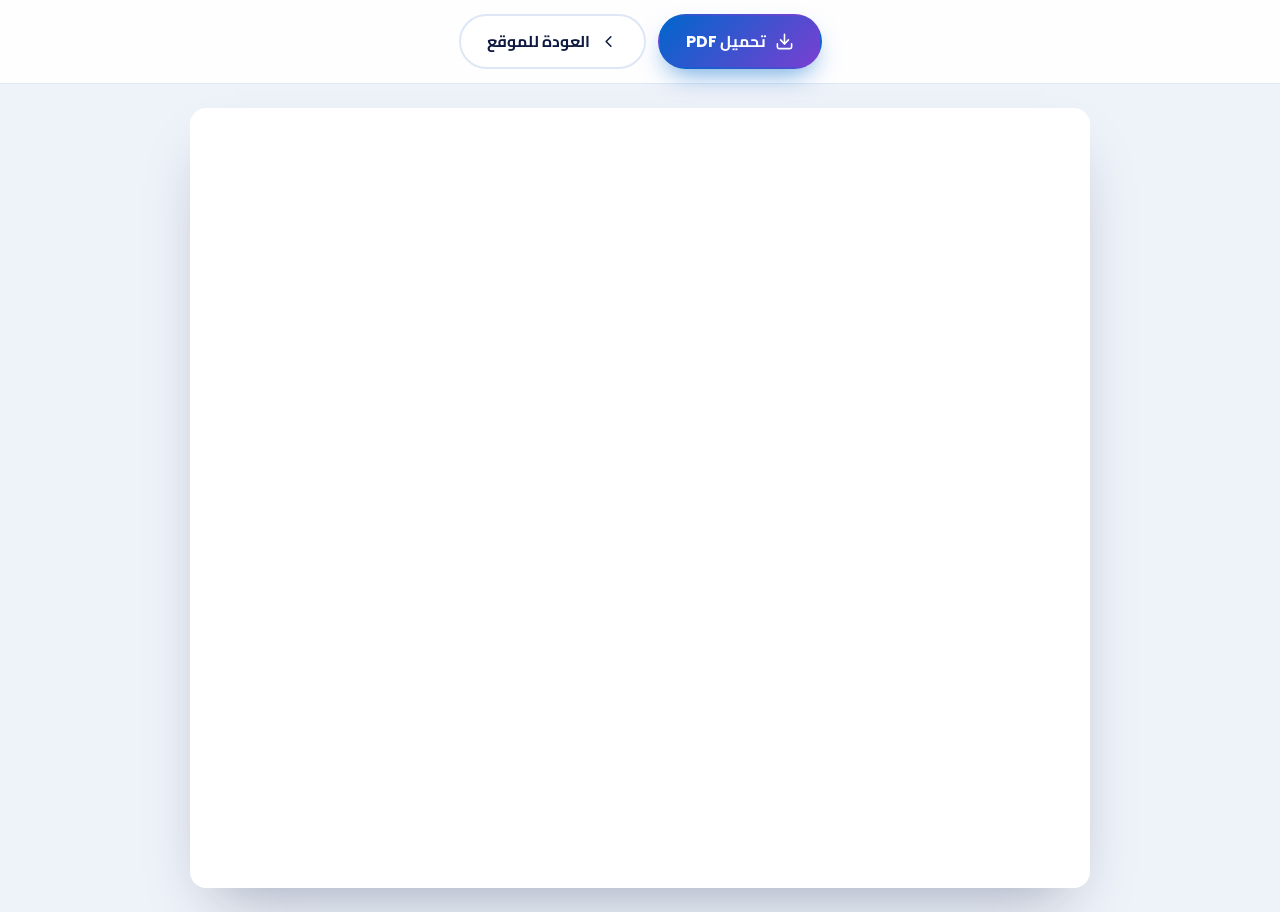
<file: cv.html>
<!DOCTYPE html>
<html lang="ar" dir="rtl">
<head>
  <meta charset="UTF-8" />
  <meta name="viewport" content="width=device-width, initial-scale=1.0" />
  <title>السيرة الذاتية | إسلام داود — مصمم ومطور مواقع وتطبيقات</title>
  <meta name="description" content="السيرة الذاتية لإسلام داود: مصمم ومطور مواقع وتطبيقات متخصص في تطوير المواقع والمتاجر الإلكترونية والتسويق الرقمي." />
  <meta name="robots" content="index, follow" />
  <link rel="canonical" href="https://islam-dawod.github.io/cv.html" />
  <link rel="icon" type="image/svg+xml" href="favicon.svg?v=1" />
  <link rel="icon" type="image/png" sizes="32x32" href="favicon-32x32.png?v=1" />
  <link rel="shortcut icon" href="favicon.ico?v=1" />
  <link rel="preconnect" href="https://fonts.googleapis.com" />
  <link rel="preconnect" href="https://fonts.gstatic.com" crossorigin />
  <link href="https://fonts.googleapis.com/css2?family=Cairo:wght@400;500;600;700;800&family=Poppins:wght@400;500;600;700;800&family=Tajawal:wght@400;500;700&display=swap" rel="stylesheet" />
  <style>
    :root {
      --text: #0f1a40;
      --muted: #5a6a88;
      --primary: #0066cc;
      --primary-2: #7a3fd1;
      --grad: linear-gradient(135deg, #0066cc, #7a3fd1);
      --border: #dde7f5;
      --bg-alt: #f7faff;
      --sans: "Poppins", "Cairo", "Tajawal", system-ui, sans-serif;
    }
    * { box-sizing: border-box; }
    body {
      margin: 0;
      background: #eef2f9;
      font-family: var(--sans);
      -webkit-font-smoothing: antialiased;
    }

    /* Toolbar */
    .toolbar {
      position: sticky;
      top: 0;
      z-index: 10;
      display: flex;
      justify-content: center;
      gap: 12px;
      padding: 14px;
      background: rgba(255, 255, 255, .92);
      backdrop-filter: blur(12px);
      border-bottom: 1px solid var(--border);
    }
    .tb-btn {
      display: inline-flex;
      align-items: center;
      gap: 9px;
      font-family: inherit;
      font-weight: 700;
      font-size: .98rem;
      border: 2px solid transparent;
      border-radius: 999px;
      padding: 11px 26px;
      cursor: pointer;
      text-decoration: none;
      transition: transform .2s, box-shadow .2s, background .2s, color .2s;
    }
    .tb-btn svg { width: 19px; height: 19px; }
    .tb-primary {
      background: var(--grad);
      color: #fff;
      box-shadow: 0 12px 26px -8px rgba(0, 102, 204, .6);
    }
    .tb-primary:hover {
      transform: translateY(-2px);
      box-shadow: 0 18px 34px -10px rgba(122, 63, 209, .6);
    }
    .tb-ghost {
      background: #fff;
      border-color: var(--border);
      color: var(--text);
    }
    .tb-ghost:hover {
      border-color: var(--primary);
      color: var(--primary);
    }

    /* PDF Container */
    .pdf-wrap {
      max-width: 900px;
      margin: 24px auto;
      background: #fff;
      border-radius: 16px;
      overflow: hidden;
      box-shadow: 0 30px 60px -25px rgba(15, 26, 64, .35);
    }
    .pdf-frame {
      width: 100%;
      height: calc(100vh - 120px);
      min-height: 600px;
      border: none;
      display: block;
    }

    /* Fallback for browsers that block PDF embedding */
    .pdf-fallback {
      display: none;
      text-align: center;
      padding: 60px 24px;
    }
    .pdf-fallback h2 {
      font-size: 1.3rem;
      color: var(--text);
      margin: 0 0 12px;
    }
    .pdf-fallback p {
      color: var(--muted);
      margin: 0 0 24px;
    }

    @media (max-width: 640px) {
      .toolbar { gap: 8px; padding: 10px 12px; }
      .tb-btn { padding: 9px 18px; font-size: .9rem; }
      .pdf-wrap { margin: 0; border-radius: 0; }
      .pdf-frame { height: calc(100vh - 100px); min-height: 500px; }
    }

    @media print {
      .toolbar { display: none; }
      .pdf-wrap { margin: 0; box-shadow: none; border-radius: 0; }
      .pdf-frame { height: auto; min-height: 100vh; }
    }
  </style>
</head>
<body>

  <div class="toolbar">
    <a class="tb-btn tb-primary" href="IslamDaoud_CV.pdf" download="Islam_Daoud_CV.pdf">
      <svg viewBox="0 0 24 24" fill="none" stroke="currentColor" stroke-width="2" stroke-linecap="round" stroke-linejoin="round"><path d="M21 15v4a2 2 0 0 1-2 2H5a2 2 0 0 1-2-2v-4"/><polyline points="7 10 12 15 17 10"/><line x1="12" y1="15" x2="12" y2="3"/></svg>
      تحميل PDF
    </a>
    <a class="tb-btn tb-ghost" href="index.html">
      <svg viewBox="0 0 24 24" fill="none" stroke="currentColor" stroke-width="2" stroke-linecap="round" stroke-linejoin="round"><path d="m15 18-6-6 6-6"/></svg>
      العودة للموقع
    </a>
  </div>

  <div class="pdf-wrap">
    <iframe class="pdf-frame" id="pdfFrame"
      src="https://docs.google.com/viewer?url=https://islam-dawod.github.io/IslamDaoud_CV.pdf&embedded=true"
      frameborder="0" allowfullscreen>
    </iframe>
    <noscript>
      <div style="text-align:center;padding:60px 24px;">
        <h2 style="color:var(--text);">السيرة الذاتية</h2>
        <p style="color:var(--muted);">يرجى تحميل الملف من الزر أعلاه.</p>
      </div>
    </noscript>
  </div>

  <script>
    /* Fallback: if Google Viewer fails, redirect to raw PDF */
    var frame = document.getElementById('pdfFrame');
    if (frame) {
      frame.onerror = function() {
        window.location.href = 'IslamDaoud_CV.pdf';
      };
    }
  </script>

</body>
</html>
</file>
<file: lp/style.css>
:root {
  --bg: #ffffff;
  --bg-alt: #f7faff;
  --surface: #ffffff;
  --border: #dde7f5;
  --text: #0f1a40;
  --muted: #5a6a88;
  --primary: #0066cc;
  --primary-2: #7a3fd1;
  --grad: linear-gradient(135deg, #0066cc, #7a3fd1);
  --shadow: 0 20px 60px rgba(192, 198, 211, 0.30);
  --shadow-sm: 0 10px 24px rgba(41, 51, 61, 0.08);
  --radius: 16px;
  --maxw: 1120px;
  --sans: "Poppins", "Cairo", "Tajawal", system-ui, sans-serif;
}
* { box-sizing: border-box; }
html { scroll-behavior: smooth; }
body {
  margin: 0; font-family: var(--sans); background: var(--bg); color: var(--text);
  line-height: 1.85; -webkit-font-smoothing: antialiased; overflow-x: hidden;
}
h1, h2, h3 { font-family: var(--sans); font-weight: 800; line-height: 1.3; margin: 0; }
a { color: inherit; text-decoration: none; }
.container { width: 100%; max-width: var(--maxw); margin: 0 auto; padding: 0 22px; }

/* Buttons */
.btn {
  display: inline-flex; align-items: center; justify-content: center; gap: 10px;
  font-family: inherit; font-weight: 700; font-size: 1.02rem;
  border: 2px solid transparent; border-radius: 999px; padding: 14px 30px;
  cursor: pointer; transition: transform .2s ease, box-shadow .2s ease, background .2s ease, color .2s ease;
}
.btn:hover { transform: translateY(-2px); }
.btn svg { width: 20px; height: 20px; flex: none; }
.btn-primary { background: var(--grad); color: #fff; box-shadow: 0 12px 26px -8px rgba(0,102,204,.6); }
.btn-primary:hover { box-shadow: 0 18px 34px -10px rgba(122,63,209,.6); }
.btn-wa { background: #25d366; color: #fff; box-shadow: 0 12px 26px -8px rgba(37,211,102,.6); }
.btn-ghost { background: #fff; border-color: var(--border); color: var(--text); }
.btn-ghost:hover { border-color: var(--primary); color: var(--primary); }
.btn-lg { padding: 16px 36px; font-size: 1.08rem; }
.btn-block { width: 100%; }

/* Top bar */
.topbar {
  position: sticky; top: 0; z-index: 50;
  background: rgba(255,255,255,.9); backdrop-filter: blur(12px);
  border-bottom: 1px solid var(--border);
}
.topbar-inner { display: flex; align-items: center; justify-content: space-between; height: 70px; }
.brand { display: flex; align-items: center; gap: 12px; font-weight: 800; font-size: 1.2rem; }
.brand-mark { width: 42px; height: 42px; border-radius: 11px; background: var(--grad); color: #fff; display: grid; place-items: center; font-weight: 800; }

/* Hero */
.hero { position: relative; overflow: hidden; background: var(--bg-alt); padding: 70px 0 80px; }
.hero-bg { position: absolute; inset: 0; z-index: 0;
  background:
    radial-gradient(45% 45% at 85% 10%, rgba(122,63,209,.16), transparent 70%),
    radial-gradient(40% 40% at 8% 25%, rgba(0,102,204,.14), transparent 70%);
}
.hero-bg::before {
  content: ""; position: absolute; width: 380px; height: 380px; top: -120px; inset-inline-start: -90px;
  background: var(--grad); filter: blur(90px); opacity: .16; border-radius: 50%;
  animation: blob 16s ease-in-out infinite;
}
@keyframes blob { 0%,100%{ transform: translate(0,0) scale(1);} 50%{ transform: translate(40px,60px) scale(1.15);} }
.hero-inner { position: relative; z-index: 1; display: grid; grid-template-columns: 1.2fr .8fr; gap: 50px; align-items: center; }
.eyebrow {
  display: inline-block; color: var(--primary); font-weight: 700; font-size: .92rem;
  padding: 7px 18px; border-radius: 999px; background: rgba(0,102,204,.08); border: 1px solid var(--border); margin-bottom: 18px;
}
.hero h1 { font-size: clamp(2.2rem, 5vw, 3.6rem); letter-spacing: -.01em; margin-bottom: 18px; }
.hero h1 .grad { background: var(--grad); -webkit-background-clip: text; background-clip: text; color: transparent; }
.hero-sub { font-size: 1.18rem; color: var(--muted); margin: 0 0 30px; max-width: 620px; }
.hero-actions { display: flex; gap: 14px; flex-wrap: wrap; }
.hero-media { position: relative; }
.hero-media::before { content: ""; position: absolute; inset: -14px; background: var(--grad); border-radius: 26px; opacity: .18; }
.hero-media img { position: relative; width: 100%; aspect-ratio: 1/1; object-fit: cover; border-radius: 20px; box-shadow: var(--shadow); }
.hero-badges { display: flex; gap: 10px; flex-wrap: wrap; margin-top: 22px; }
.hero-badges span { font-size: .86rem; font-weight: 700; color: var(--text); background: #fff; border: 1px solid var(--border); border-radius: 999px; padding: 7px 14px; box-shadow: var(--shadow-sm); }

/* Section */
.section { padding: 76px 0; }
.section-alt { background: var(--bg-alt); }
.head { text-align: center; max-width: 640px; margin: 0 auto 48px; }
.kicker { display: inline-block; color: var(--primary); font-weight: 700; font-size: .92rem; padding: 6px 16px; border-radius: 999px; background: rgba(0,102,204,.08); border: 1px solid var(--border); margin-bottom: 14px; }
.head h2 { font-size: clamp(1.8rem, 4vw, 2.5rem); margin-bottom: 12px; }
.head p { color: var(--muted); margin: 0; font-size: 1.08rem; }

/* Types grid */
.grid { display: grid; grid-template-columns: repeat(auto-fit, minmax(300px, 1fr)); gap: 24px; }
.type-card {
  background: var(--surface); border: 1px solid var(--border); border-radius: var(--radius);
  padding: 30px 26px; box-shadow: var(--shadow-sm); text-align: start;
  transition: transform .22s ease, box-shadow .22s ease, border-color .22s ease;
}
.type-card:hover { transform: translateY(-6px); box-shadow: var(--shadow); border-color: #bcd2f4; }
.type-ic { width: 60px; height: 60px; border-radius: 15px; display: grid; place-items: center; font-size: 1.8rem;
  background: linear-gradient(135deg, rgba(0,102,204,.12), rgba(122,63,209,.14)); margin-bottom: 18px; }
.type-card h3 { font-size: 1.22rem; margin-bottom: 8px; }
.type-card p { color: var(--muted); margin: 0; font-size: .98rem; }

/* Features */
.features { display: grid; grid-template-columns: repeat(auto-fit, minmax(240px, 1fr)); gap: 20px; }
.feat { display: flex; gap: 14px; align-items: flex-start; background: var(--surface); border: 1px solid var(--border); border-radius: 14px; padding: 22px; box-shadow: var(--shadow-sm); }
.feat .fi { width: 44px; height: 44px; border-radius: 11px; display: grid; place-items: center; font-size: 1.3rem; background: linear-gradient(135deg, rgba(0,102,204,.12), rgba(122,63,209,.14)); flex: none; }
.feat h3 { font-size: 1.08rem; margin-bottom: 4px; }
.feat p { color: var(--muted); margin: 0; font-size: .94rem; }

/* Steps — process cards with numbered badges */
.steps { position: relative; display: grid; grid-template-columns: repeat(4, 1fr); gap: 22px; counter-reset: step; }
/* connecting dashed line behind the badges (desktop) */
.steps::before {
  content: ""; position: absolute; top: 30px; inset-inline: 14%; height: 2px; z-index: 0;
  background: repeating-linear-gradient(90deg, #c9d6ee 0 9px, transparent 9px 18px);
}
.step {
  position: relative; z-index: 1; text-align: center; margin-top: 34px;
  background: var(--surface); border: 1px solid var(--border); border-radius: 18px;
  padding: 48px 22px 28px; box-shadow: var(--shadow-sm); counter-increment: step;
  transition: transform .3s ease, box-shadow .3s ease, border-color .3s ease;
}
.step::after { border-radius: 6px 6px 0 0; }
.step::before {
  content: counter(step);
  position: absolute; top: -30px; inset-inline: 0; margin: 0 auto;
  width: 62px; height: 62px; display: grid; place-items: center;
  border-radius: 50%; background: var(--grad);
  color: #fff; -webkit-text-fill-color: #fff;
  font-size: 1.8rem; font-weight: 800; line-height: 1;
  text-shadow: 0 1px 3px rgba(0, 0, 0, .28);
  border: 3px solid #fff;
  box-shadow: 0 12px 24px -6px rgba(79, 107, 255, .6);
  transition: transform .3s ease, box-shadow .3s ease;
}
.step::after {
  content: ""; position: absolute; top: 0; inset-inline: 0; margin: 0 auto;
  width: 0; height: 4px; background: var(--grad); border-radius: 0 0 6px 6px;
  transition: width .38s ease;
}
.step:hover { transform: translateY(-8px); box-shadow: 0 26px 48px -16px rgba(79, 107, 255, .45); border-color: transparent; }
.step:hover::before { transform: scale(1.12) rotate(-6deg); box-shadow: 0 16px 30px -6px rgba(122, 63, 209, .7); }
.step:hover::after { width: 100%; }
.step h3 { font-size: 1.2rem; margin-bottom: 8px; }
.step p { color: var(--muted); margin: 0; font-size: .96rem; }
@media (max-width: 880px) {
  .steps { grid-template-columns: repeat(2, 1fr); }
  .steps::before { display: none; }
}
@media (max-width: 520px) {
  .steps { grid-template-columns: 1fr; }
}

/* Form section */
.form-section { position: relative; overflow: hidden; color: #fff;
  background: radial-gradient(50% 60% at 50% -10%, rgba(122,63,209,.3), transparent 70%),
              radial-gradient(45% 55% at 85% 110%, rgba(0,102,204,.28), transparent 70%),
              linear-gradient(160deg, #182452, #0d1533); }
.form-wrap { position: relative; z-index: 1; max-width: 720px; margin: 0 auto; text-align: center; }
.form-wrap .kicker { color: #dbe6ff; background: rgba(255,255,255,.08); border-color: rgba(255,255,255,.18); }
.form-wrap h2 { color: #fff; font-size: clamp(1.7rem, 4vw, 2.5rem); margin: 12px 0 12px; }
.form-wrap .lead { color: #b9c4e0; margin: 0 auto 30px; font-size: 1.08rem; max-width: 560px; }
.lead-form { display: grid; grid-template-columns: 1fr 1fr; gap: 16px; text-align: start; }
.lead-form .full { grid-column: 1 / -1; }
.field { display: grid; gap: 7px; }
.field label { font-size: .88rem; color: #cdd6ec; font-weight: 600; }
.field input, .field select, .field textarea {
  font-family: inherit; font-size: 1rem; color: #fff; background: rgba(255,255,255,.06);
  border: 1px solid rgba(255,255,255,.16); border-radius: 10px; padding: 12px 14px; outline: none;
  transition: border-color .2s ease, box-shadow .2s ease;
}
.field textarea { resize: vertical; }
.field select { cursor: pointer; }
.field select option { color: #16213e; background: #fff; }
.field input::placeholder, .field textarea::placeholder { color: #8b98bd; }
.field input:focus, .field select:focus, .field textarea:focus { border-color: #8a6bff; box-shadow: 0 0 0 3px rgba(122,63,209,.25); }
.form-note { grid-column: 1/-1; margin: 2px 0 0; text-align: center; font-weight: 600; color: #7ee0b0; }

/* Floating WhatsApp */
.wa-fab { position: fixed; bottom: 22px; right: 22px; z-index: 90; width: 58px; height: 58px; display: grid; place-items: center;
  border-radius: 50%; background: #25d366; color: #fff; box-shadow: 0 12px 28px -8px rgba(37,211,102,.65);
  transition: transform .25s ease; }
.wa-fab svg { width: 30px; height: 30px; }
.wa-fab:hover { transform: scale(1.08); }
.wa-fab::before { content:""; position:absolute; inset:0; z-index:-1; border-radius:50%; background:#25d366; opacity:.5; animation: waPulse 2.2s ease-out infinite; }
@keyframes waPulse { 0%{transform:scale(1);opacity:.55} 70%{transform:scale(1.7);opacity:0} 100%{opacity:0} }

/* Footer */
.foot { background: var(--bg-alt); border-top: 1px solid var(--border); padding: 30px 0; text-align: center; color: var(--muted); font-size: .92rem; }
.foot a { color: var(--primary); font-weight: 700; }

/* Reveal */
.reveal { opacity: 0; transform: translateY(22px); transition: opacity .6s ease, transform .6s ease; }
.reveal.in { opacity: 1; transform: none; }

/* Responsive */
@media (max-width: 900px) {
  .hero-inner { grid-template-columns: 1fr; gap: 40px; }
  .hero-media { max-width: 340px; margin-inline: auto; }
}
@media (max-width: 620px) {
  .lead-form { grid-template-columns: 1fr; }
}
@media (prefers-reduced-motion: reduce) {
  .reveal { opacity: 1; transform: none; transition: none; }
  .hero-bg::before, .wa-fab::before { animation: none; }
  html { scroll-behavior: auto; }
}

/* ===== v2: hero form layout + works + dark footer ===== */
.hero-inner { align-items: center; }
.hero-copy .btn { margin-top: 6px; }

/* Hero contact form card (left column) */
.hero-form {
  background: #fff; border: 1px solid var(--border); border-radius: 20px;
  padding: 30px 28px; box-shadow: var(--shadow);
  display: grid; gap: 14px; align-content: start;
}
.hero-form h3 { font-size: 1.5rem; margin: 0; }
.hf-sub { color: var(--muted); margin: -6px 0 4px; font-size: .98rem; }
.hero-form .field { display: grid; gap: 6px; }
.hero-form label { font-size: .85rem; font-weight: 600; color: var(--muted); }
.hero-form input, .hero-form select, .hero-form textarea {
  font-family: inherit; font-size: 1rem; color: var(--text);
  background: var(--bg-alt); border: 1px solid var(--border);
  border-radius: 10px; padding: 12px 14px; outline: none;
  transition: border-color .2s ease, box-shadow .2s ease;
}
.hero-form textarea { resize: vertical; }
.hero-form select { cursor: pointer; }
.hero-form input::placeholder, .hero-form textarea::placeholder { color: #9aa8c4; }
.hero-form input:focus, .hero-form select:focus, .hero-form textarea:focus {
  border-color: var(--primary); box-shadow: 0 0 0 3px rgba(0,102,204,.15);
}
.form-note { margin: 4px 0 0; text-align: center; font-weight: 600; color: #0a7d4b; }

/* Works / portfolio */
.works { display: grid; grid-template-columns: repeat(auto-fit, minmax(300px, 1fr)); gap: 24px; }
.work { display: flex; flex-direction: column; background: var(--surface);
  border: 1px solid var(--border); border-radius: 16px; overflow: hidden;
  box-shadow: var(--shadow-sm); transition: transform .25s ease, box-shadow .25s ease; }
.work:hover { transform: translateY(-6px); box-shadow: var(--shadow); }
.work-thumb { aspect-ratio: 3 / 2; overflow: hidden; background: var(--bg-alt); }
.work-thumb img { width: 100%; height: 100%; object-fit: cover; display: block; transition: transform .5s ease; }
.work:hover .work-thumb img { transform: scale(1.05); }
.work-body { padding: 18px 20px 22px; text-align: start; }
.work-tag { display: inline-block; font-size: .8rem; font-weight: 700; color: var(--primary);
  background: rgba(0,102,204,.08); border: 1px solid var(--border); padding: 4px 12px; border-radius: 999px; margin-bottom: 10px; }
.work-body h3 { font-size: 1.18rem; margin: 0; }

/* Dark footer (like the main site) */
.lp-footer { position: relative; overflow: hidden; color: #fff; padding: 74px 0 38px;
  background: radial-gradient(55% 60% at 50% -12%, rgba(122,63,209,.30), transparent 70%),
              radial-gradient(45% 55% at 88% 108%, rgba(0,102,204,.28), transparent 70%),
              linear-gradient(160deg, #182452, #0d1533); }
.lp-footer-inner { position: relative; z-index: 1; max-width: 720px; margin: 0 auto; text-align: center; }
.lp-footer .kicker { color: #dbe6ff; background: rgba(255,255,255,.08); border-color: rgba(255,255,255,.18); }
.lp-footer h2 { color: #fff; font-size: clamp(1.7rem, 4vw, 2.4rem); margin: 12px 0 12px; }
.lp-foot-lead { color: #b9c4e0; margin: 0 auto 26px; font-size: 1.06rem; max-width: 540px; }
.lp-foot-actions { display: flex; justify-content: center; flex-wrap: wrap; gap: 14px; }
.lp-footer .btn-ghost { background: rgba(255,255,255,.04); color: #fff; border-color: rgba(255,255,255,.35); }
.lp-footer .btn-ghost:hover { background: #fff; color: var(--text); border-color: #fff; }
.lp-contact-details { display: flex; justify-content: center; flex-wrap: wrap; gap: 8px 26px; margin-top: 22px; }
.lp-contact-details .cd-item { color: #cdd6ec; font-weight: 600; transition: color .2s ease; }
.lp-contact-details .cd-item span { direction: ltr; }
.lp-contact-details .cd-item:hover { color: #fff; }
.social { list-style: none; display: flex; justify-content: center; flex-wrap: wrap; gap: 12px; margin: 26px 0 22px; padding: 0; }
.social a { display: grid; place-items: center; width: 46px; height: 46px; border-radius: 50%;
  background: rgba(255,255,255,.05); border: 1px solid rgba(255,255,255,.22); color: #fff;
  transition: background .25s ease, border-color .25s ease, transform .25s ease; }
.social a:hover { background: var(--grad); border-color: transparent; transform: translateY(-3px); }
.social svg { width: 19px; height: 19px; }
.lp-copy { color: #9fb0d6; font-size: .9rem; margin: 6px 0 0; }

@media (max-width: 860px) {
  .hero-form { order: 2; }
}

/* Pricing */
.price-card {
  position: relative; max-width: 520px; margin: 0 auto; text-align: center;
  background: #fff; border: 1px solid var(--border); border-radius: 22px;
  padding: 42px 34px 34px; box-shadow: var(--shadow); overflow: hidden;
}
.price-card::before { content: ""; position: absolute; top: 0; inset-inline: 0; height: 5px; background: var(--grad); }
.price-badge {
  display: inline-block; font-weight: 700; font-size: .9rem; color: var(--primary);
  background: rgba(0, 102, 204, .08); border: 1px solid var(--border);
  padding: 6px 16px; border-radius: 999px; margin-bottom: 18px;
}
.price-amount { display: flex; flex-direction: column; align-items: center; gap: 2px; }
.price-amount .from { color: var(--muted); font-size: 1rem; }
.price-amount .num {
  font-size: 3.6rem; font-weight: 800; line-height: 1.1;
  background: var(--grad); -webkit-background-clip: text; background-clip: text; color: transparent;
}
.price-features { list-style: none; text-align: start; margin: 24px 0; padding: 0; display: grid; gap: 12px; }
.price-features li { position: relative; padding-inline-start: 30px; color: var(--text); font-weight: 500; }
.price-features li::before { content: "✔"; position: absolute; inset-inline-start: 0; top: 0; color: #10b981; font-weight: 800; }
.price-card .btn { margin-top: 4px; }
.price-note { color: var(--muted); font-size: .88rem; margin: 14px 0 0; }
</file>
